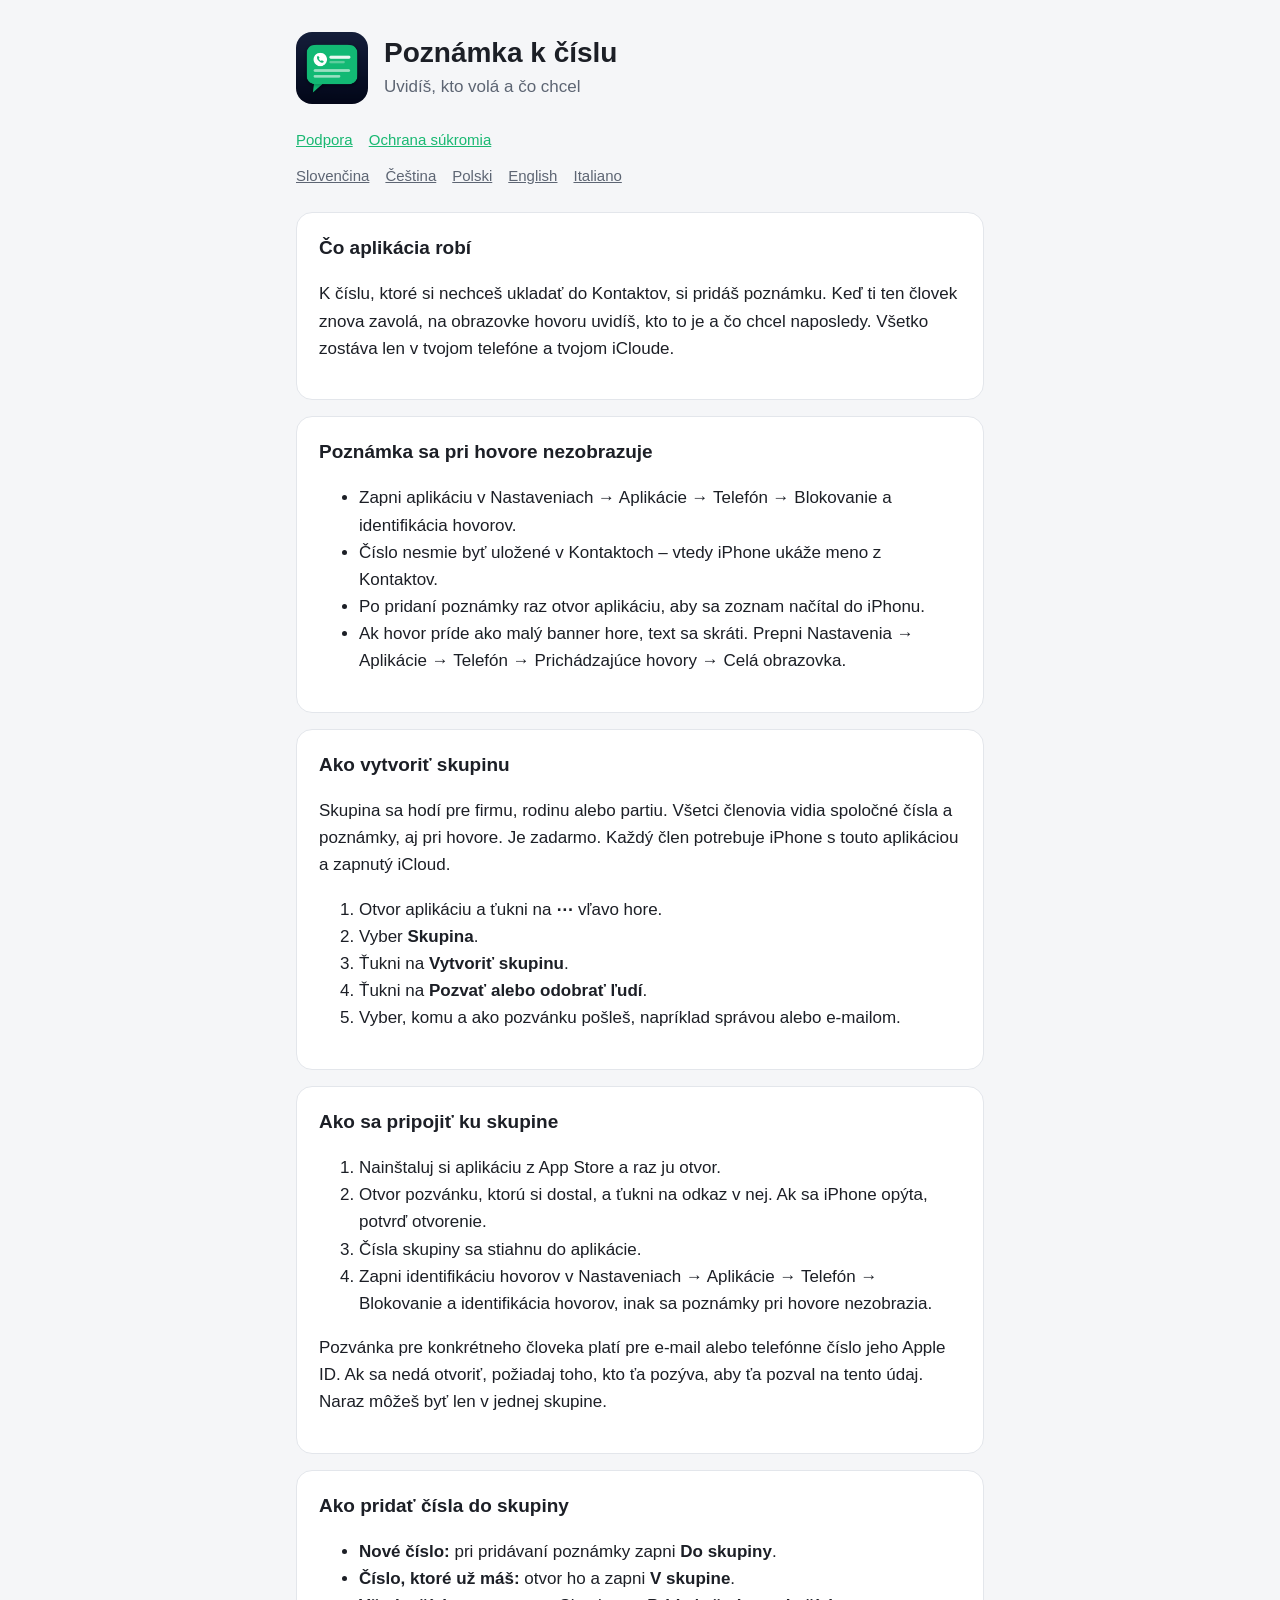
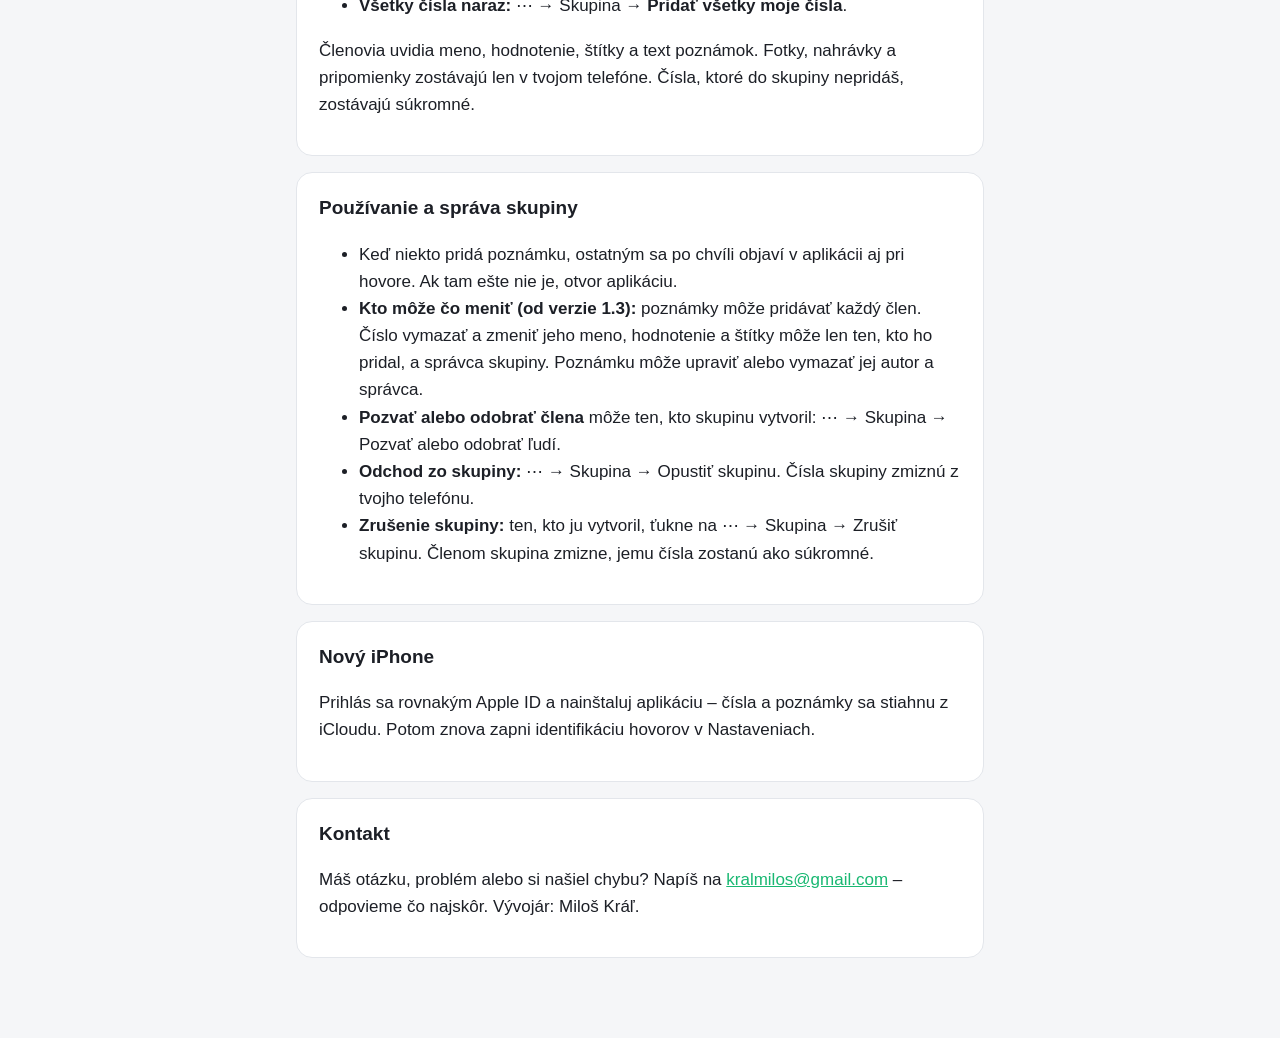
<file: index.html>
<!doctype html>
<html lang="sk">
<head>
<meta charset="utf-8">
<meta name="viewport" content="width=device-width, initial-scale=1">
<title>Poznámka k číslu</title>
<link rel="stylesheet" href="style.css">
</head>
<body>
<main>
  <header>
    <img src="icon.png" alt="">
    <div>
      <h1>Poznámka k číslu</h1>
      <p>Uvidíš, kto volá a čo chcel</p>
    </div>
  </header>
  <nav><a href="index.html">Podpora</a><a href="privacy.html">Ochrana súkromia</a></nav>
  <nav class="langs"><a href="">Slovenčina</a> <a href="cs/">Čeština</a> <a href="pl/">Polski</a> <a href="en/">English</a> <a href="it/">Italiano</a></nav>
  <section><h2>Čo aplikácia robí</h2><p>K číslu, ktoré si nechceš ukladať do Kontaktov, si pridáš poznámku. Keď ti ten človek znova zavolá, na obrazovke hovoru uvidíš, kto to je a čo chcel naposledy. Všetko zostáva len v tvojom telefóne a tvojom iCloude.</p></section><section><h2>Poznámka sa pri hovore nezobrazuje</h2><ul><li>Zapni aplikáciu v Nastaveniach → Aplikácie → Telefón → Blokovanie a identifikácia hovorov.</li><li>Číslo nesmie byť uložené v Kontaktoch – vtedy iPhone ukáže meno z Kontaktov.</li><li>Po pridaní poznámky raz otvor aplikáciu, aby sa zoznam načítal do iPhonu.</li><li>Ak hovor príde ako malý banner hore, text sa skráti. Prepni Nastavenia → Aplikácie → Telefón → Prichádzajúce hovory → Celá obrazovka.</li></ul></section><section><h2>Ako vytvoriť skupinu</h2><p>Skupina sa hodí pre firmu, rodinu alebo partiu. Všetci členovia vidia spoločné čísla a poznámky, aj pri hovore. Je zadarmo. Každý člen potrebuje iPhone s touto aplikáciou a zapnutý iCloud.</p><ol><li>Otvor aplikáciu a ťukni na <strong>⋯</strong> vľavo hore.</li><li>Vyber <strong>Skupina</strong>.</li><li>Ťukni na <strong>Vytvoriť skupinu</strong>.</li><li>Ťukni na <strong>Pozvať alebo odobrať ľudí</strong>.</li><li>Vyber, komu a ako pozvánku pošleš, napríklad správou alebo e-mailom.</li></ol></section><section><h2>Ako sa pripojiť ku skupine</h2><ol><li>Nainštaluj si aplikáciu z App Store a raz ju otvor.</li><li>Otvor pozvánku, ktorú si dostal, a ťukni na odkaz v nej. Ak sa iPhone opýta, potvrď otvorenie.</li><li>Čísla skupiny sa stiahnu do aplikácie.</li><li>Zapni identifikáciu hovorov v Nastaveniach → Aplikácie → Telefón → Blokovanie a identifikácia hovorov, inak sa poznámky pri hovore nezobrazia.</li></ol><p>Pozvánka pre konkrétneho človeka platí pre e-mail alebo telefónne číslo jeho Apple ID. Ak sa nedá otvoriť, požiadaj toho, kto ťa pozýva, aby ťa pozval na tento údaj. Naraz môžeš byť len v jednej skupine.</p></section><section><h2>Ako pridať čísla do skupiny</h2><ul><li><strong>Nové číslo:</strong> pri pridávaní poznámky zapni <strong>Do skupiny</strong>.</li><li><strong>Číslo, ktoré už máš:</strong> otvor ho a zapni <strong>V skupine</strong>.</li><li><strong>Všetky čísla naraz:</strong> ⋯ → Skupina → <strong>Pridať všetky moje čísla</strong>.</li></ul><p>Členovia uvidia meno, hodnotenie, štítky a text poznámok. Fotky, nahrávky a pripomienky zostávajú len v tvojom telefóne. Čísla, ktoré do skupiny nepridáš, zostávajú súkromné.</p></section><section><h2>Používanie a správa skupiny</h2><ul><li>Keď niekto pridá poznámku, ostatným sa po chvíli objaví v aplikácii aj pri hovore. Ak tam ešte nie je, otvor aplikáciu.</li><li><strong>Kto môže čo meniť (od verzie 1.3):</strong> poznámky môže pridávať každý člen. Číslo vymazať a zmeniť jeho meno, hodnotenie a štítky môže len ten, kto ho pridal, a správca skupiny. Poznámku môže upraviť alebo vymazať jej autor a správca.</li><li><strong>Pozvať alebo odobrať člena</strong> môže ten, kto skupinu vytvoril: ⋯ → Skupina → Pozvať alebo odobrať ľudí.</li><li><strong>Odchod zo skupiny:</strong> ⋯ → Skupina → Opustiť skupinu. Čísla skupiny zmiznú z tvojho telefónu.</li><li><strong>Zrušenie skupiny:</strong> ten, kto ju vytvoril, ťukne na ⋯ → Skupina → Zrušiť skupinu. Členom skupina zmizne, jemu čísla zostanú ako súkromné.</li></ul></section><section><h2>Nový iPhone</h2><p>Prihlás sa rovnakým Apple ID a nainštaluj aplikáciu – čísla a poznámky sa stiahnu z iCloudu. Potom znova zapni identifikáciu hovorov v Nastaveniach.</p></section><section><h2>Kontakt</h2><p>Máš otázku, problém alebo si našiel chybu? Napíš na <a href="mailto:kralmilos@gmail.com">kralmilos@gmail.com</a> – odpovieme čo najskôr. Vývojár: Miloš Kráľ.</p></section>
</main>
</body>
</html>
</file>
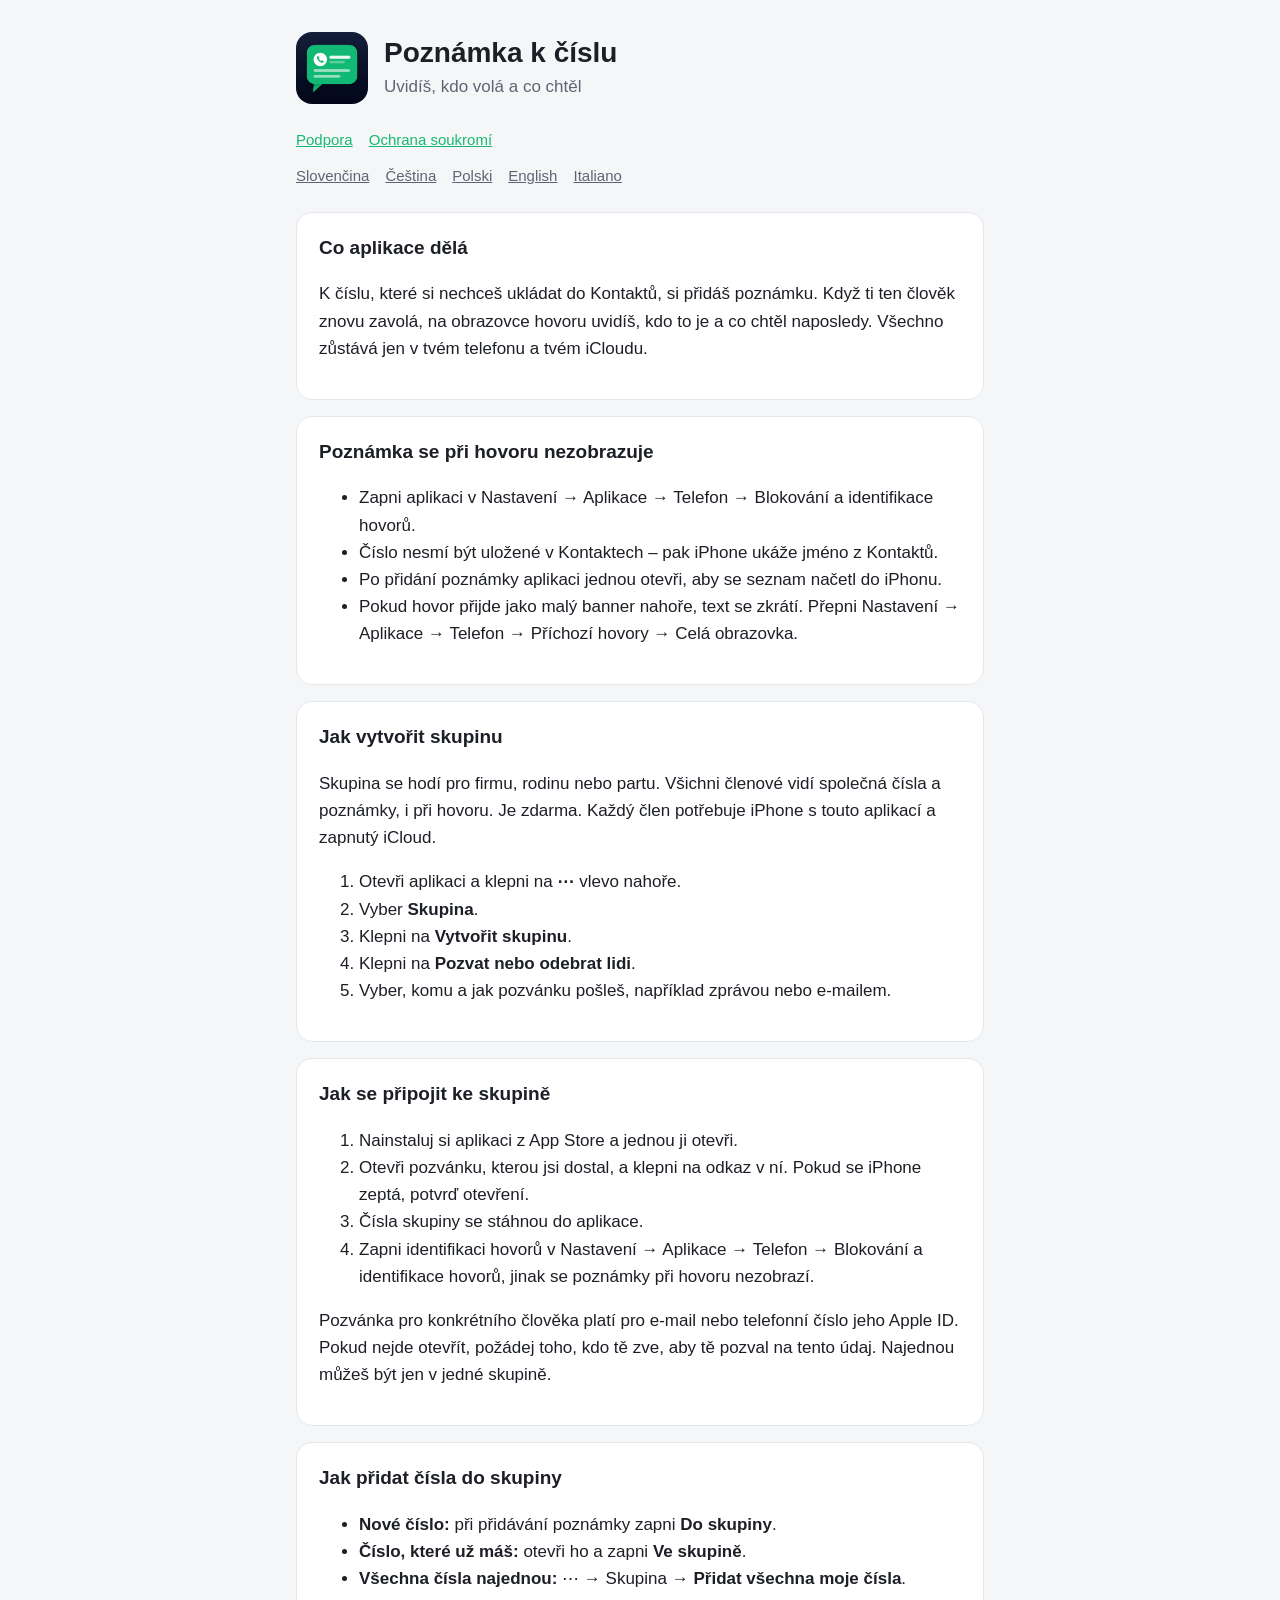
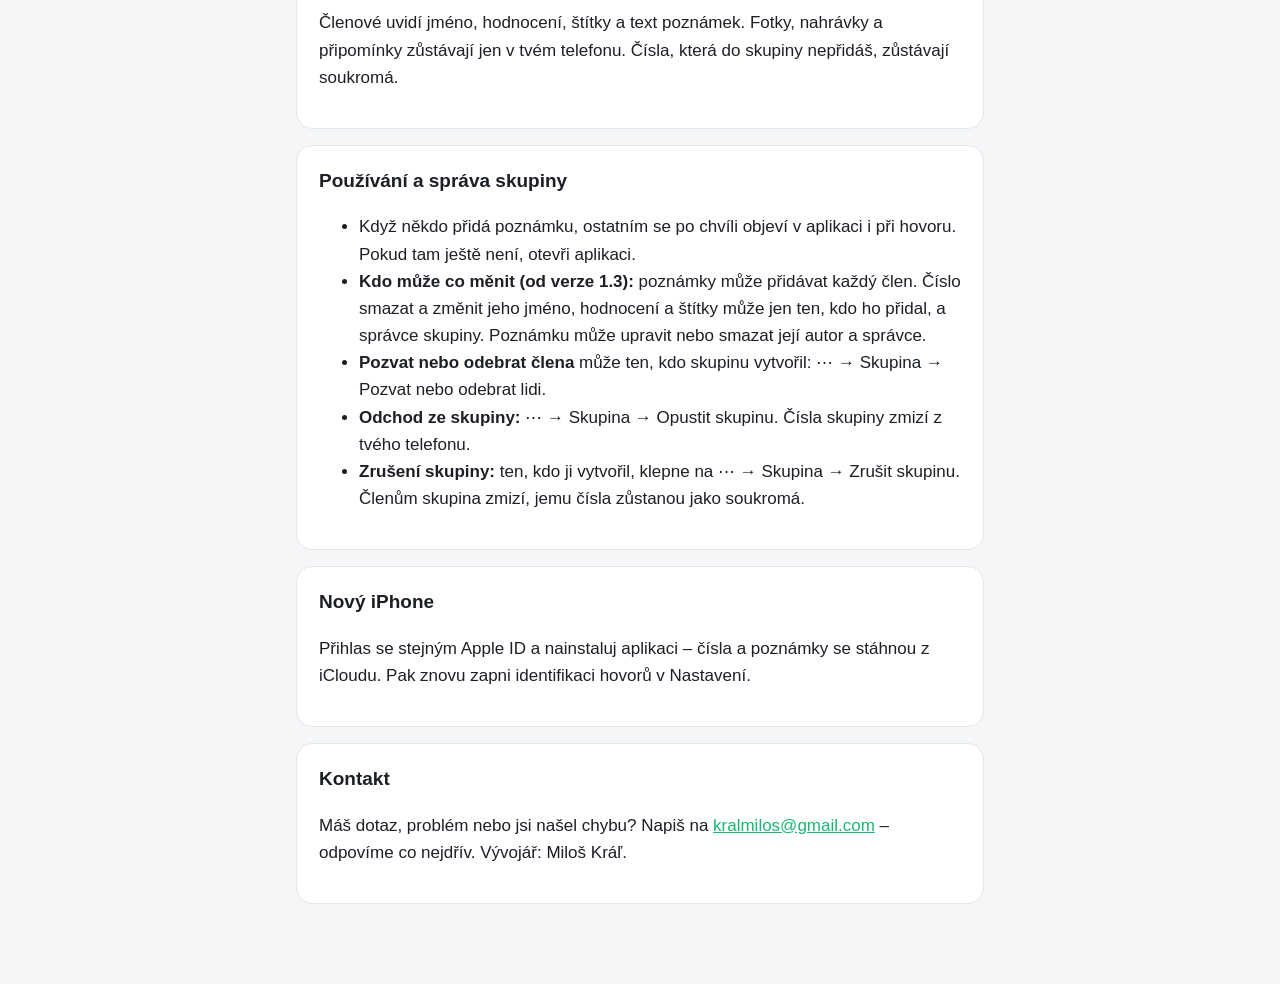
<file: cs/index.html>
<!doctype html>
<html lang="cs">
<head>
<meta charset="utf-8">
<meta name="viewport" content="width=device-width, initial-scale=1">
<title>Poznámka k číslu</title>
<link rel="stylesheet" href="../style.css">
</head>
<body>
<main>
  <header>
    <img src="../icon.png" alt="">
    <div>
      <h1>Poznámka k číslu</h1>
      <p>Uvidíš, kdo volá a co chtěl</p>
    </div>
  </header>
  <nav><a href="index.html">Podpora</a><a href="privacy.html">Ochrana soukromí</a></nav>
  <nav class="langs"><a href="../">Slovenčina</a> <a href="../cs/">Čeština</a> <a href="../pl/">Polski</a> <a href="../en/">English</a> <a href="../it/">Italiano</a></nav>
  <section><h2>Co aplikace dělá</h2><p>K číslu, které si nechceš ukládat do Kontaktů, si přidáš poznámku. Když ti ten člověk znovu zavolá, na obrazovce hovoru uvidíš, kdo to je a co chtěl naposledy. Všechno zůstává jen v tvém telefonu a tvém iCloudu.</p></section><section><h2>Poznámka se při hovoru nezobrazuje</h2><ul><li>Zapni aplikaci v Nastavení → Aplikace → Telefon → Blokování a identifikace hovorů.</li><li>Číslo nesmí být uložené v Kontaktech – pak iPhone ukáže jméno z Kontaktů.</li><li>Po přidání poznámky aplikaci jednou otevři, aby se seznam načetl do iPhonu.</li><li>Pokud hovor přijde jako malý banner nahoře, text se zkrátí. Přepni Nastavení → Aplikace → Telefon → Příchozí hovory → Celá obrazovka.</li></ul></section><section><h2>Jak vytvořit skupinu</h2><p>Skupina se hodí pro firmu, rodinu nebo partu. Všichni členové vidí společná čísla a poznámky, i při hovoru. Je zdarma. Každý člen potřebuje iPhone s touto aplikací a zapnutý iCloud.</p><ol><li>Otevři aplikaci a klepni na <strong>⋯</strong> vlevo nahoře.</li><li>Vyber <strong>Skupina</strong>.</li><li>Klepni na <strong>Vytvořit skupinu</strong>.</li><li>Klepni na <strong>Pozvat nebo odebrat lidi</strong>.</li><li>Vyber, komu a jak pozvánku pošleš, například zprávou nebo e-mailem.</li></ol></section><section><h2>Jak se připojit ke skupině</h2><ol><li>Nainstaluj si aplikaci z App Store a jednou ji otevři.</li><li>Otevři pozvánku, kterou jsi dostal, a klepni na odkaz v ní. Pokud se iPhone zeptá, potvrď otevření.</li><li>Čísla skupiny se stáhnou do aplikace.</li><li>Zapni identifikaci hovorů v Nastavení → Aplikace → Telefon → Blokování a identifikace hovorů, jinak se poznámky při hovoru nezobrazí.</li></ol><p>Pozvánka pro konkrétního člověka platí pro e-mail nebo telefonní číslo jeho Apple ID. Pokud nejde otevřít, požádej toho, kdo tě zve, aby tě pozval na tento údaj. Najednou můžeš být jen v jedné skupině.</p></section><section><h2>Jak přidat čísla do skupiny</h2><ul><li><strong>Nové číslo:</strong> při přidávání poznámky zapni <strong>Do skupiny</strong>.</li><li><strong>Číslo, které už máš:</strong> otevři ho a zapni <strong>Ve skupině</strong>.</li><li><strong>Všechna čísla najednou:</strong> ⋯ → Skupina → <strong>Přidat všechna moje čísla</strong>.</li></ul><p>Členové uvidí jméno, hodnocení, štítky a text poznámek. Fotky, nahrávky a připomínky zůstávají jen v tvém telefonu. Čísla, která do skupiny nepřidáš, zůstávají soukromá.</p></section><section><h2>Používání a správa skupiny</h2><ul><li>Když někdo přidá poznámku, ostatním se po chvíli objeví v aplikaci i při hovoru. Pokud tam ještě není, otevři aplikaci.</li><li><strong>Kdo může co měnit (od verze 1.3):</strong> poznámky může přidávat každý člen. Číslo smazat a změnit jeho jméno, hodnocení a štítky může jen ten, kdo ho přidal, a správce skupiny. Poznámku může upravit nebo smazat její autor a správce.</li><li><strong>Pozvat nebo odebrat člena</strong> může ten, kdo skupinu vytvořil: ⋯ → Skupina → Pozvat nebo odebrat lidi.</li><li><strong>Odchod ze skupiny:</strong> ⋯ → Skupina → Opustit skupinu. Čísla skupiny zmizí z tvého telefonu.</li><li><strong>Zrušení skupiny:</strong> ten, kdo ji vytvořil, klepne na ⋯ → Skupina → Zrušit skupinu. Členům skupina zmizí, jemu čísla zůstanou jako soukromá.</li></ul></section><section><h2>Nový iPhone</h2><p>Přihlas se stejným Apple ID a nainstaluj aplikaci – čísla a poznámky se stáhnou z iCloudu. Pak znovu zapni identifikaci hovorů v Nastavení.</p></section><section><h2>Kontakt</h2><p>Máš dotaz, problém nebo jsi našel chybu? Napiš na <a href="mailto:kralmilos@gmail.com">kralmilos@gmail.com</a> – odpovíme co nejdřív. Vývojář: Miloš Kráľ.</p></section>
</main>
</body>
</html>
</file>
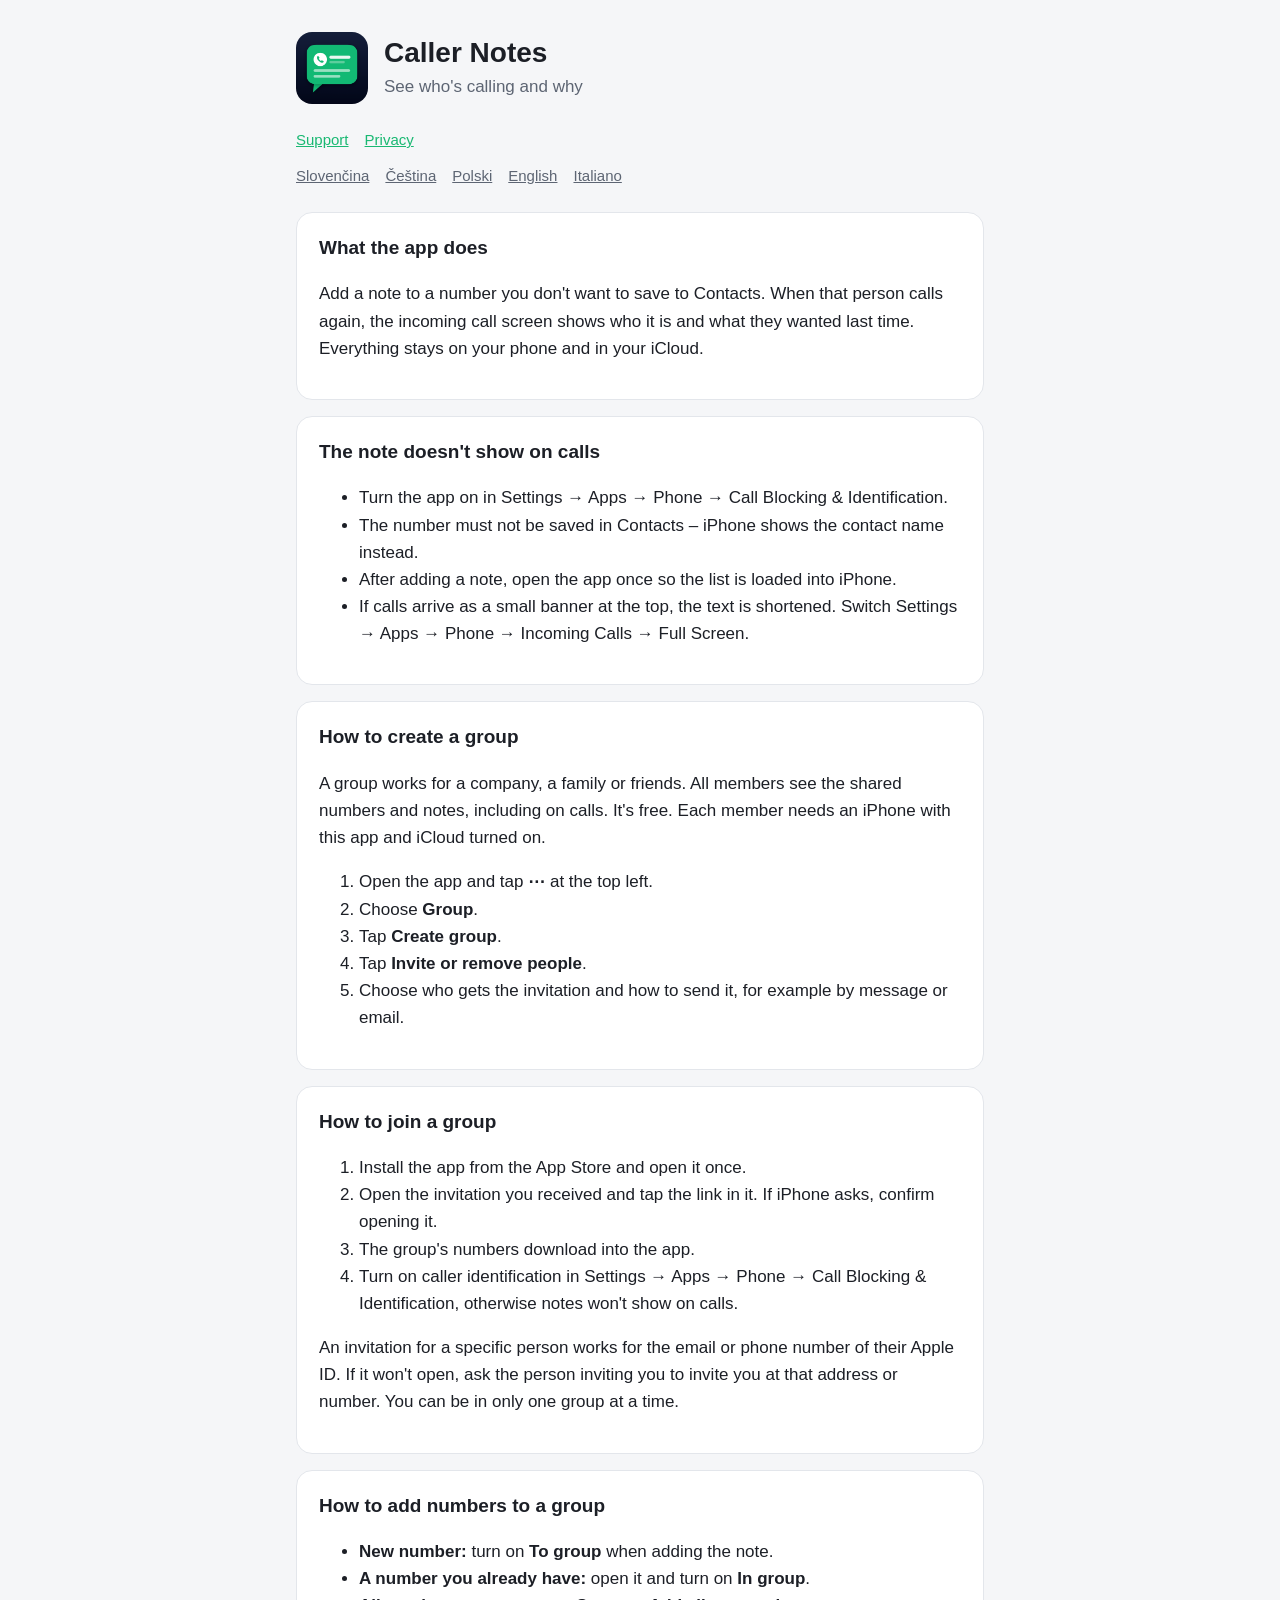
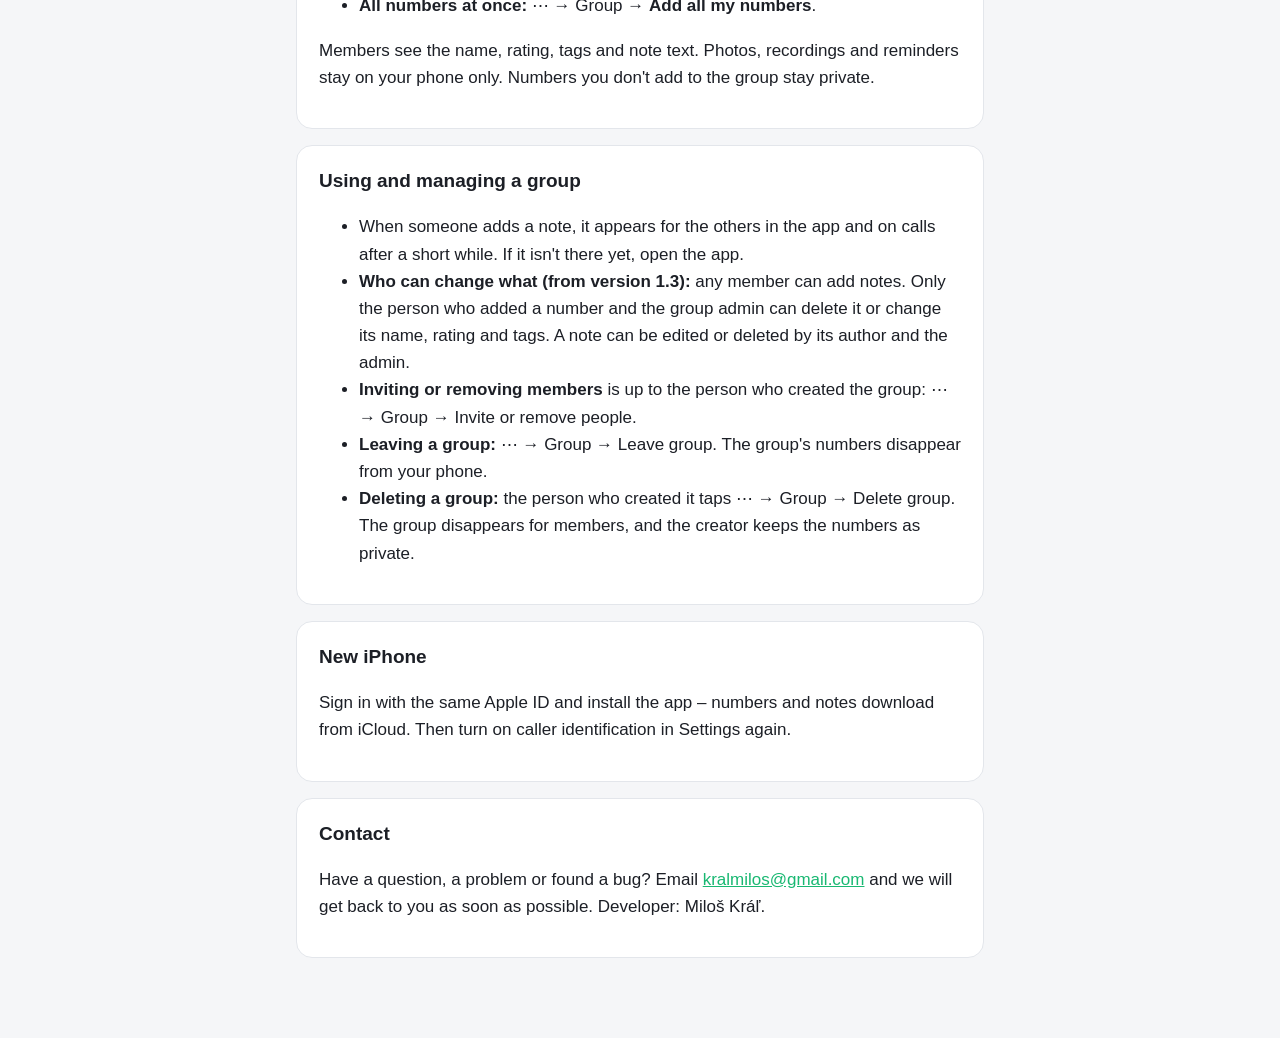
<file: en/index.html>
<!doctype html>
<html lang="en">
<head>
<meta charset="utf-8">
<meta name="viewport" content="width=device-width, initial-scale=1">
<title>Caller Notes</title>
<link rel="stylesheet" href="../style.css">
</head>
<body>
<main>
  <header>
    <img src="../icon.png" alt="">
    <div>
      <h1>Caller Notes</h1>
      <p>See who's calling and why</p>
    </div>
  </header>
  <nav><a href="index.html">Support</a><a href="privacy.html">Privacy</a></nav>
  <nav class="langs"><a href="../">Slovenčina</a> <a href="../cs/">Čeština</a> <a href="../pl/">Polski</a> <a href="../en/">English</a> <a href="../it/">Italiano</a></nav>
  <section><h2>What the app does</h2><p>Add a note to a number you don't want to save to Contacts. When that person calls again, the incoming call screen shows who it is and what they wanted last time. Everything stays on your phone and in your iCloud.</p></section><section><h2>The note doesn't show on calls</h2><ul><li>Turn the app on in Settings → Apps → Phone → Call Blocking & Identification.</li><li>The number must not be saved in Contacts – iPhone shows the contact name instead.</li><li>After adding a note, open the app once so the list is loaded into iPhone.</li><li>If calls arrive as a small banner at the top, the text is shortened. Switch Settings → Apps → Phone → Incoming Calls → Full Screen.</li></ul></section><section><h2>How to create a group</h2><p>A group works for a company, a family or friends. All members see the shared numbers and notes, including on calls. It's free. Each member needs an iPhone with this app and iCloud turned on.</p><ol><li>Open the app and tap <strong>⋯</strong> at the top left.</li><li>Choose <strong>Group</strong>.</li><li>Tap <strong>Create group</strong>.</li><li>Tap <strong>Invite or remove people</strong>.</li><li>Choose who gets the invitation and how to send it, for example by message or email.</li></ol></section><section><h2>How to join a group</h2><ol><li>Install the app from the App Store and open it once.</li><li>Open the invitation you received and tap the link in it. If iPhone asks, confirm opening it.</li><li>The group's numbers download into the app.</li><li>Turn on caller identification in Settings → Apps → Phone → Call Blocking & Identification, otherwise notes won't show on calls.</li></ol><p>An invitation for a specific person works for the email or phone number of their Apple ID. If it won't open, ask the person inviting you to invite you at that address or number. You can be in only one group at a time.</p></section><section><h2>How to add numbers to a group</h2><ul><li><strong>New number:</strong> turn on <strong>To group</strong> when adding the note.</li><li><strong>A number you already have:</strong> open it and turn on <strong>In group</strong>.</li><li><strong>All numbers at once:</strong> ⋯ → Group → <strong>Add all my numbers</strong>.</li></ul><p>Members see the name, rating, tags and note text. Photos, recordings and reminders stay on your phone only. Numbers you don't add to the group stay private.</p></section><section><h2>Using and managing a group</h2><ul><li>When someone adds a note, it appears for the others in the app and on calls after a short while. If it isn't there yet, open the app.</li><li><strong>Who can change what (from version 1.3):</strong> any member can add notes. Only the person who added a number and the group admin can delete it or change its name, rating and tags. A note can be edited or deleted by its author and the admin.</li><li><strong>Inviting or removing members</strong> is up to the person who created the group: ⋯ → Group → Invite or remove people.</li><li><strong>Leaving a group:</strong> ⋯ → Group → Leave group. The group's numbers disappear from your phone.</li><li><strong>Deleting a group:</strong> the person who created it taps ⋯ → Group → Delete group. The group disappears for members, and the creator keeps the numbers as private.</li></ul></section><section><h2>New iPhone</h2><p>Sign in with the same Apple ID and install the app – numbers and notes download from iCloud. Then turn on caller identification in Settings again.</p></section><section><h2>Contact</h2><p>Have a question, a problem or found a bug? Email <a href="mailto:kralmilos@gmail.com">kralmilos@gmail.com</a> and we will get back to you as soon as possible. Developer: Miloš Kráľ.</p></section>
</main>
</body>
</html>
</file>
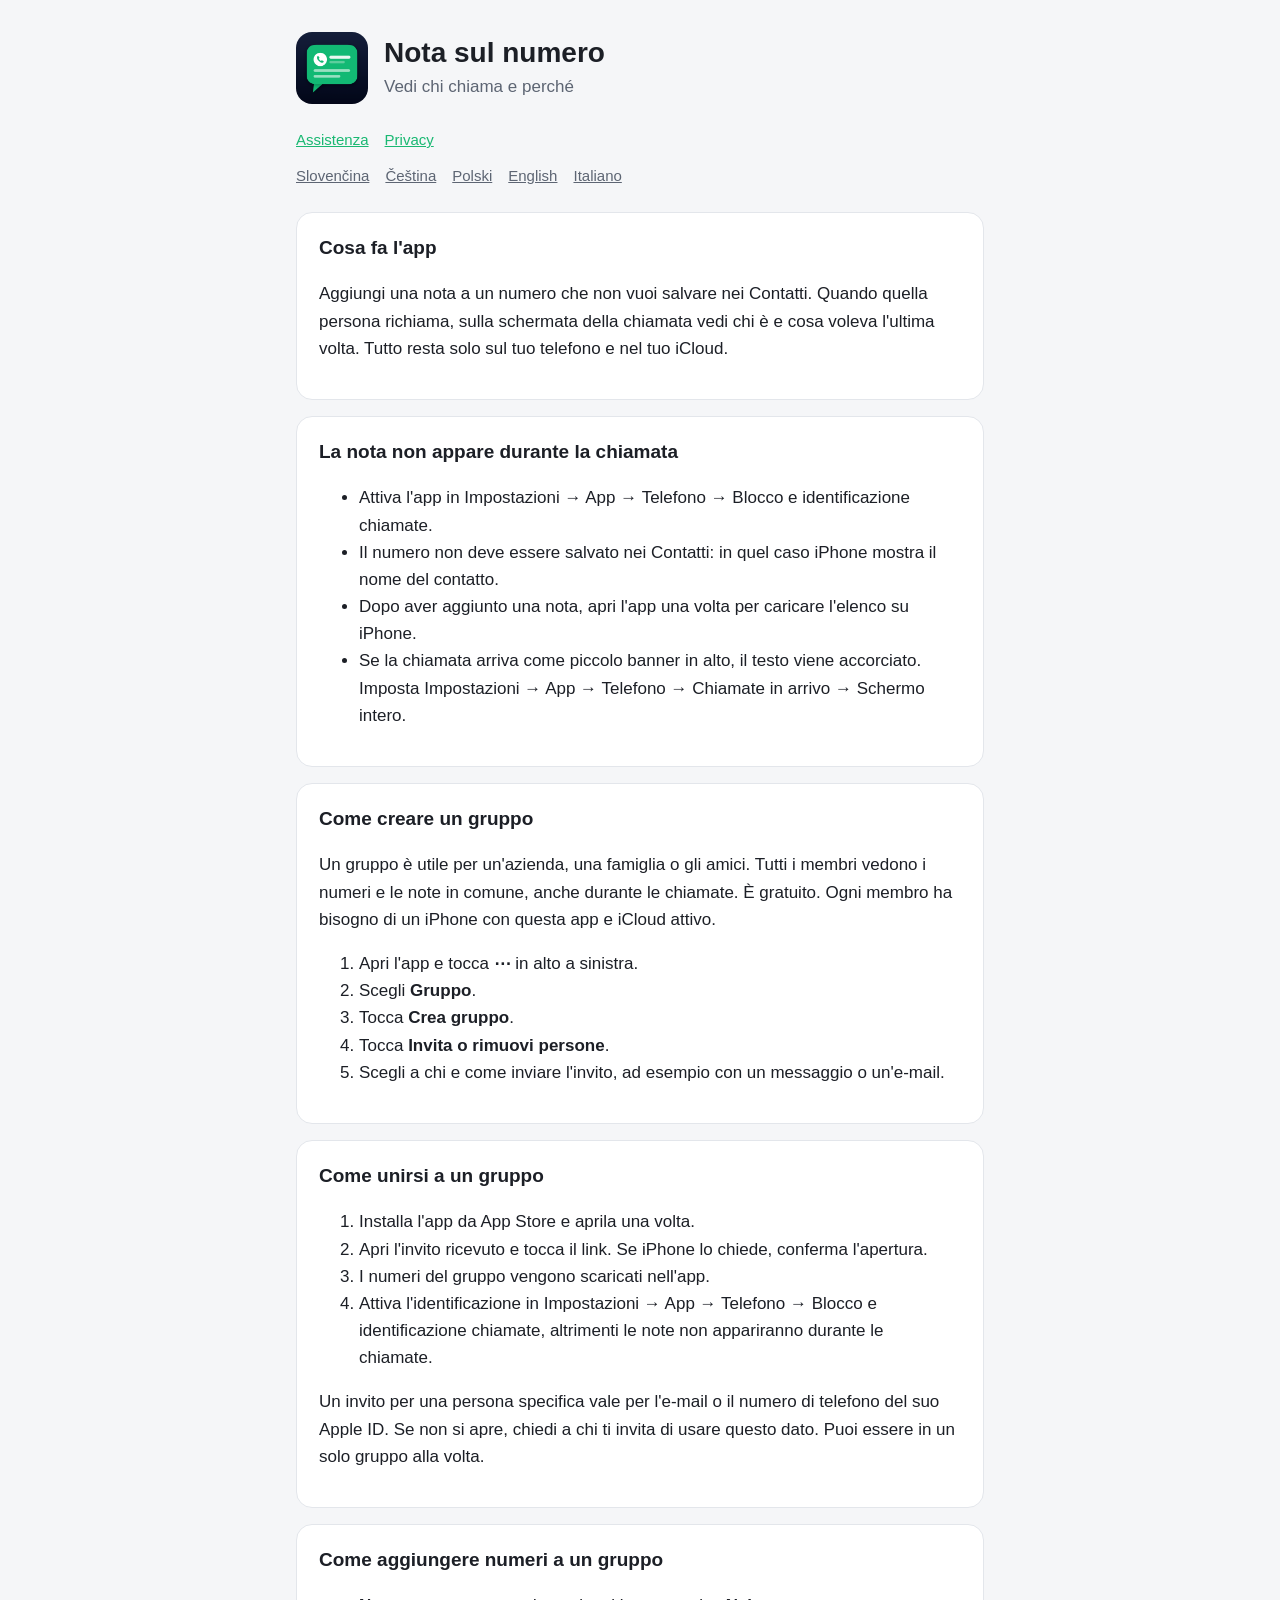
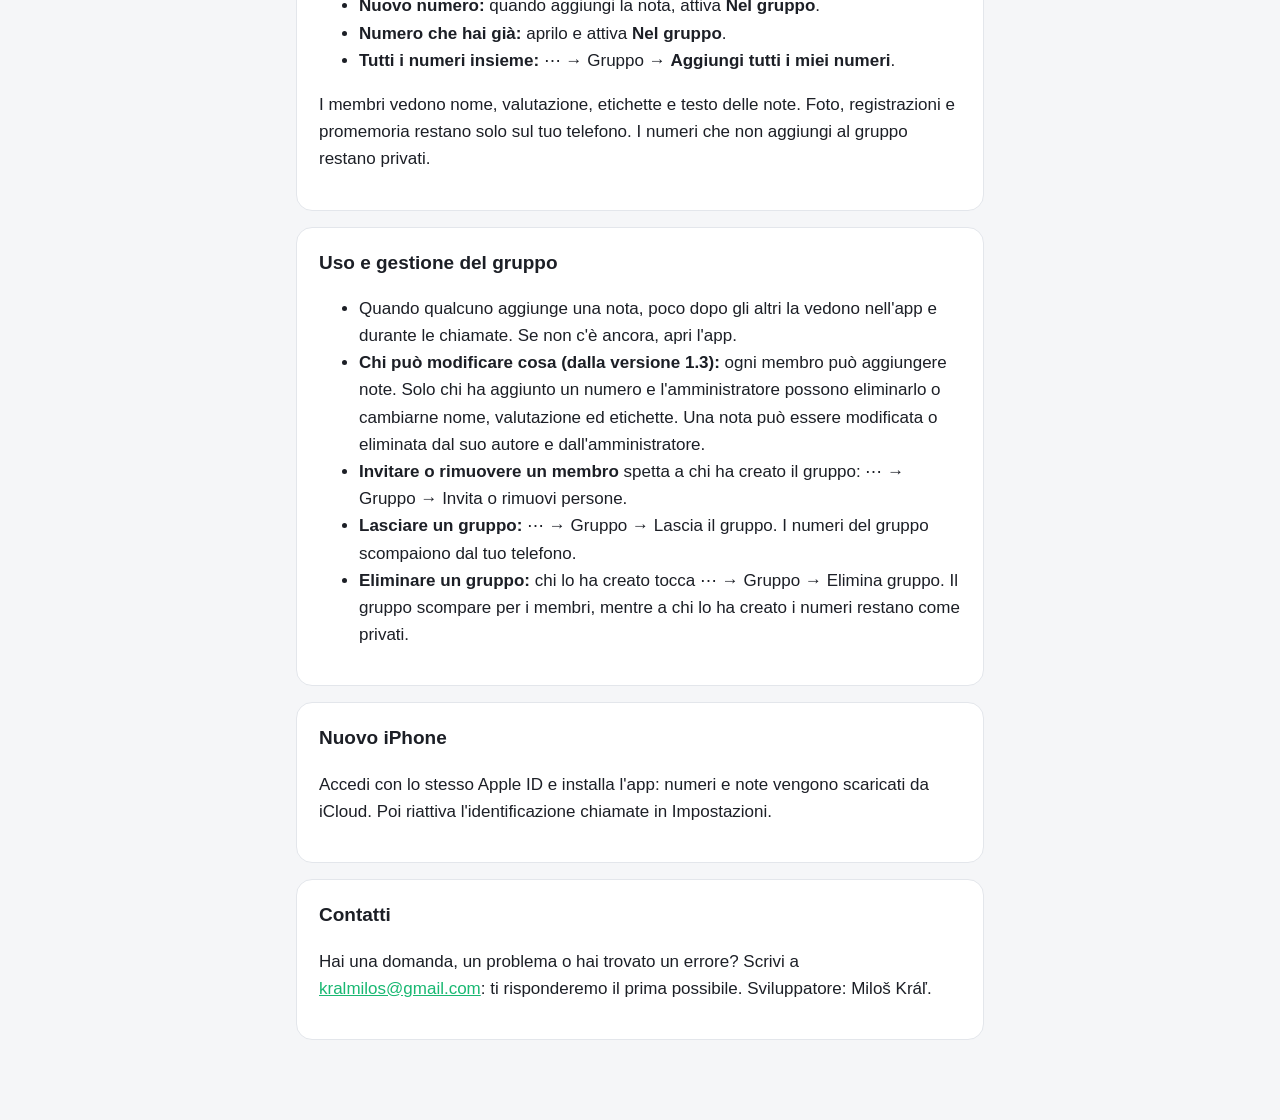
<file: it/index.html>
<!doctype html>
<html lang="it">
<head>
<meta charset="utf-8">
<meta name="viewport" content="width=device-width, initial-scale=1">
<title>Nota sul numero</title>
<link rel="stylesheet" href="../style.css">
</head>
<body>
<main>
  <header>
    <img src="../icon.png" alt="">
    <div>
      <h1>Nota sul numero</h1>
      <p>Vedi chi chiama e perché</p>
    </div>
  </header>
  <nav><a href="index.html">Assistenza</a><a href="privacy.html">Privacy</a></nav>
  <nav class="langs"><a href="../">Slovenčina</a> <a href="../cs/">Čeština</a> <a href="../pl/">Polski</a> <a href="../en/">English</a> <a href="../it/">Italiano</a></nav>
  <section><h2>Cosa fa l'app</h2><p>Aggiungi una nota a un numero che non vuoi salvare nei Contatti. Quando quella persona richiama, sulla schermata della chiamata vedi chi è e cosa voleva l'ultima volta. Tutto resta solo sul tuo telefono e nel tuo iCloud.</p></section><section><h2>La nota non appare durante la chiamata</h2><ul><li>Attiva l'app in Impostazioni → App → Telefono → Blocco e identificazione chiamate.</li><li>Il numero non deve essere salvato nei Contatti: in quel caso iPhone mostra il nome del contatto.</li><li>Dopo aver aggiunto una nota, apri l'app una volta per caricare l'elenco su iPhone.</li><li>Se la chiamata arriva come piccolo banner in alto, il testo viene accorciato. Imposta Impostazioni → App → Telefono → Chiamate in arrivo → Schermo intero.</li></ul></section><section><h2>Come creare un gruppo</h2><p>Un gruppo è utile per un'azienda, una famiglia o gli amici. Tutti i membri vedono i numeri e le note in comune, anche durante le chiamate. È gratuito. Ogni membro ha bisogno di un iPhone con questa app e iCloud attivo.</p><ol><li>Apri l'app e tocca <strong>⋯</strong> in alto a sinistra.</li><li>Scegli <strong>Gruppo</strong>.</li><li>Tocca <strong>Crea gruppo</strong>.</li><li>Tocca <strong>Invita o rimuovi persone</strong>.</li><li>Scegli a chi e come inviare l'invito, ad esempio con un messaggio o un'e-mail.</li></ol></section><section><h2>Come unirsi a un gruppo</h2><ol><li>Installa l'app da App Store e aprila una volta.</li><li>Apri l'invito ricevuto e tocca il link. Se iPhone lo chiede, conferma l'apertura.</li><li>I numeri del gruppo vengono scaricati nell'app.</li><li>Attiva l'identificazione in Impostazioni → App → Telefono → Blocco e identificazione chiamate, altrimenti le note non appariranno durante le chiamate.</li></ol><p>Un invito per una persona specifica vale per l'e-mail o il numero di telefono del suo Apple ID. Se non si apre, chiedi a chi ti invita di usare questo dato. Puoi essere in un solo gruppo alla volta.</p></section><section><h2>Come aggiungere numeri a un gruppo</h2><ul><li><strong>Nuovo numero:</strong> quando aggiungi la nota, attiva <strong>Nel gruppo</strong>.</li><li><strong>Numero che hai già:</strong> aprilo e attiva <strong>Nel gruppo</strong>.</li><li><strong>Tutti i numeri insieme:</strong> ⋯ → Gruppo → <strong>Aggiungi tutti i miei numeri</strong>.</li></ul><p>I membri vedono nome, valutazione, etichette e testo delle note. Foto, registrazioni e promemoria restano solo sul tuo telefono. I numeri che non aggiungi al gruppo restano privati.</p></section><section><h2>Uso e gestione del gruppo</h2><ul><li>Quando qualcuno aggiunge una nota, poco dopo gli altri la vedono nell'app e durante le chiamate. Se non c'è ancora, apri l'app.</li><li><strong>Chi può modificare cosa (dalla versione 1.3):</strong> ogni membro può aggiungere note. Solo chi ha aggiunto un numero e l'amministratore possono eliminarlo o cambiarne nome, valutazione ed etichette. Una nota può essere modificata o eliminata dal suo autore e dall'amministratore.</li><li><strong>Invitare o rimuovere un membro</strong> spetta a chi ha creato il gruppo: ⋯ → Gruppo → Invita o rimuovi persone.</li><li><strong>Lasciare un gruppo:</strong> ⋯ → Gruppo → Lascia il gruppo. I numeri del gruppo scompaiono dal tuo telefono.</li><li><strong>Eliminare un gruppo:</strong> chi lo ha creato tocca ⋯ → Gruppo → Elimina gruppo. Il gruppo scompare per i membri, mentre a chi lo ha creato i numeri restano come privati.</li></ul></section><section><h2>Nuovo iPhone</h2><p>Accedi con lo stesso Apple ID e installa l'app: numeri e note vengono scaricati da iCloud. Poi riattiva l'identificazione chiamate in Impostazioni.</p></section><section><h2>Contatti</h2><p>Hai una domanda, un problema o hai trovato un errore? Scrivi a <a href="mailto:kralmilos@gmail.com">kralmilos@gmail.com</a>: ti risponderemo il prima possibile. Sviluppatore: Miloš Kráľ.</p></section>
</main>
</body>
</html>
</file>
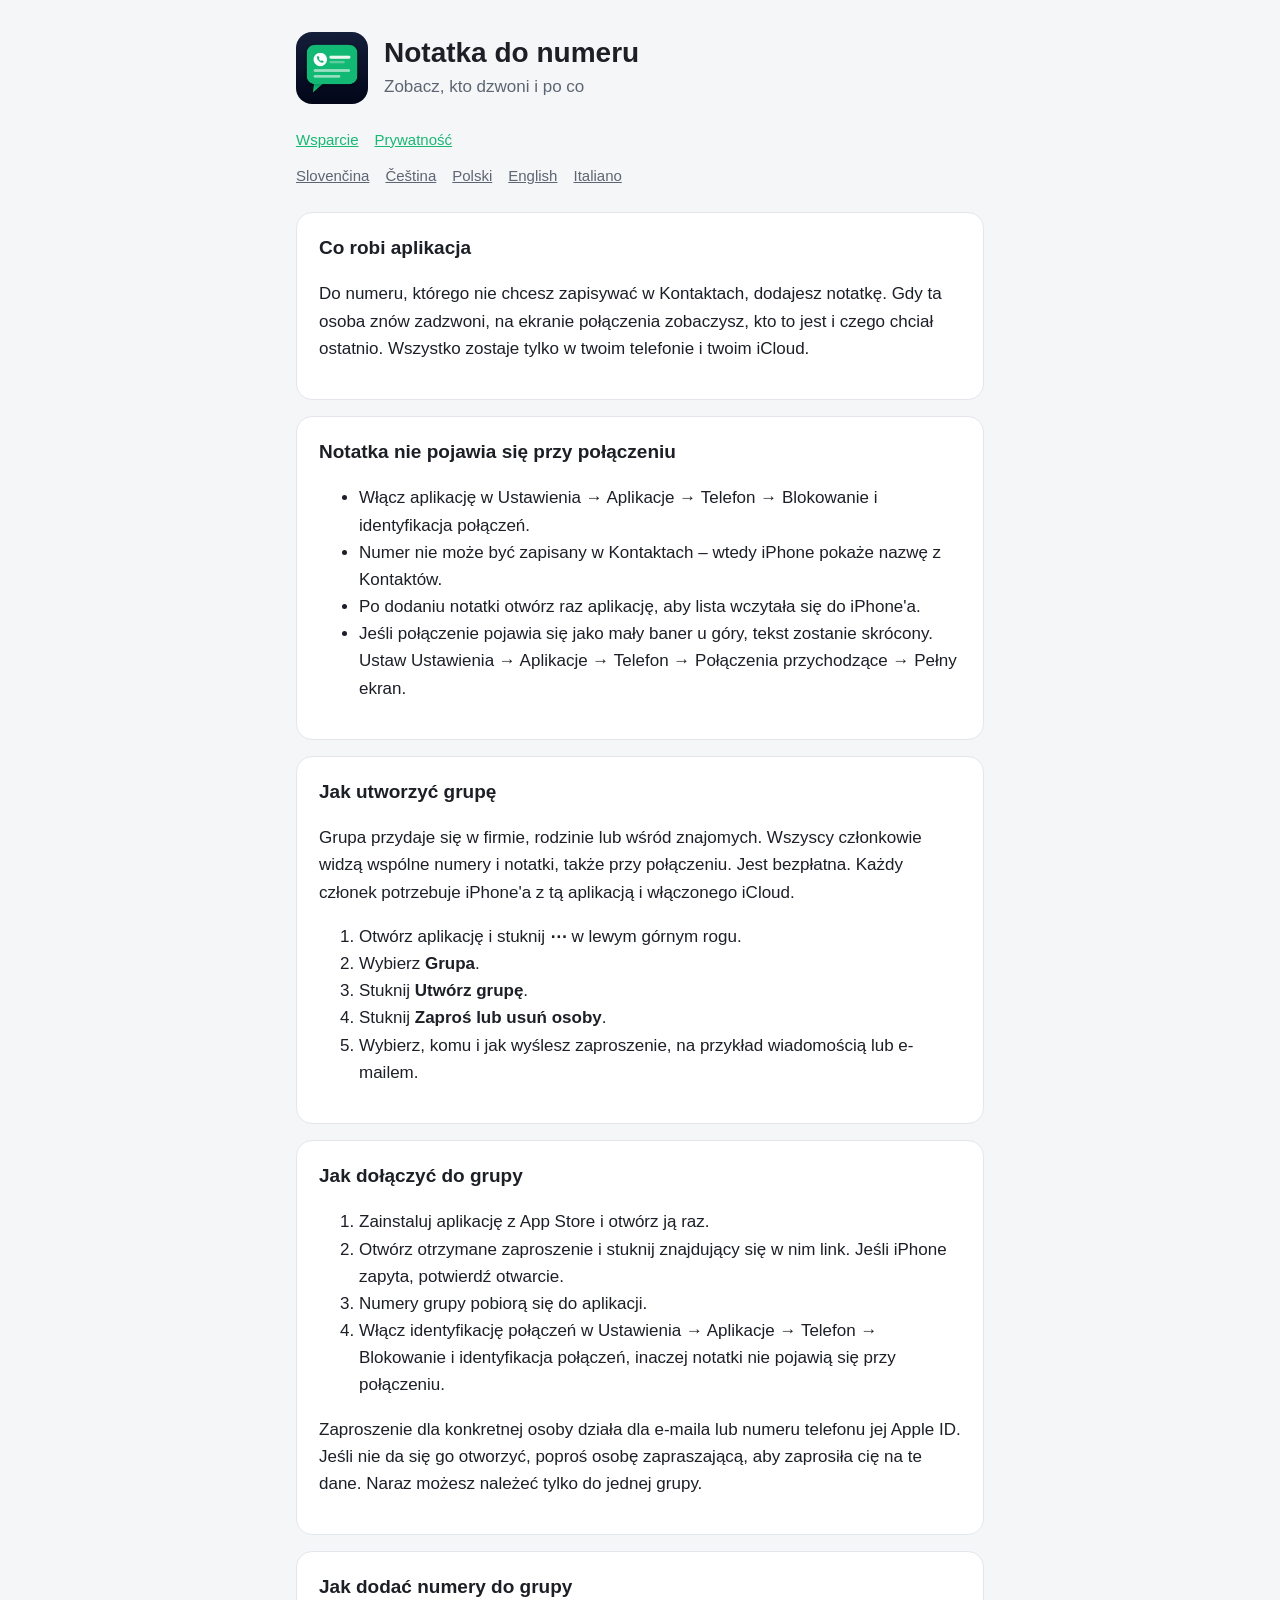
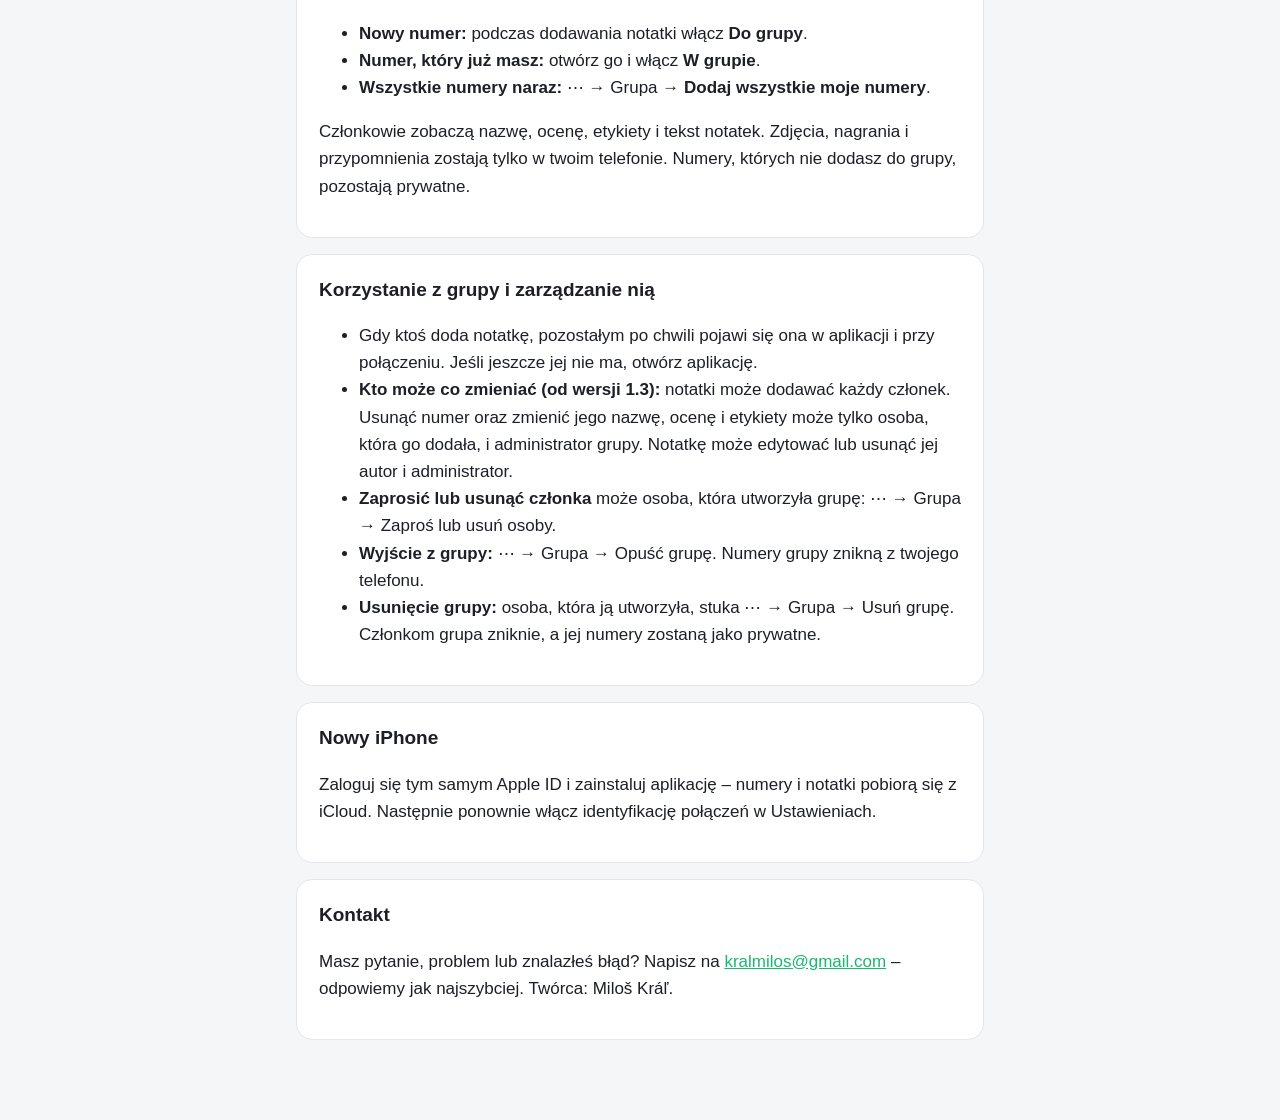
<file: pl/index.html>
<!doctype html>
<html lang="pl">
<head>
<meta charset="utf-8">
<meta name="viewport" content="width=device-width, initial-scale=1">
<title>Notatka do numeru</title>
<link rel="stylesheet" href="../style.css">
</head>
<body>
<main>
  <header>
    <img src="../icon.png" alt="">
    <div>
      <h1>Notatka do numeru</h1>
      <p>Zobacz, kto dzwoni i po co</p>
    </div>
  </header>
  <nav><a href="index.html">Wsparcie</a><a href="privacy.html">Prywatność</a></nav>
  <nav class="langs"><a href="../">Slovenčina</a> <a href="../cs/">Čeština</a> <a href="../pl/">Polski</a> <a href="../en/">English</a> <a href="../it/">Italiano</a></nav>
  <section><h2>Co robi aplikacja</h2><p>Do numeru, którego nie chcesz zapisywać w Kontaktach, dodajesz notatkę. Gdy ta osoba znów zadzwoni, na ekranie połączenia zobaczysz, kto to jest i czego chciał ostatnio. Wszystko zostaje tylko w twoim telefonie i twoim iCloud.</p></section><section><h2>Notatka nie pojawia się przy połączeniu</h2><ul><li>Włącz aplikację w Ustawienia → Aplikacje → Telefon → Blokowanie i identyfikacja połączeń.</li><li>Numer nie może być zapisany w Kontaktach – wtedy iPhone pokaże nazwę z Kontaktów.</li><li>Po dodaniu notatki otwórz raz aplikację, aby lista wczytała się do iPhone'a.</li><li>Jeśli połączenie pojawia się jako mały baner u góry, tekst zostanie skrócony. Ustaw Ustawienia → Aplikacje → Telefon → Połączenia przychodzące → Pełny ekran.</li></ul></section><section><h2>Jak utworzyć grupę</h2><p>Grupa przydaje się w firmie, rodzinie lub wśród znajomych. Wszyscy członkowie widzą wspólne numery i notatki, także przy połączeniu. Jest bezpłatna. Każdy członek potrzebuje iPhone'a z tą aplikacją i włączonego iCloud.</p><ol><li>Otwórz aplikację i stuknij <strong>⋯</strong> w lewym górnym rogu.</li><li>Wybierz <strong>Grupa</strong>.</li><li>Stuknij <strong>Utwórz grupę</strong>.</li><li>Stuknij <strong>Zaproś lub usuń osoby</strong>.</li><li>Wybierz, komu i jak wyślesz zaproszenie, na przykład wiadomością lub e-mailem.</li></ol></section><section><h2>Jak dołączyć do grupy</h2><ol><li>Zainstaluj aplikację z App Store i otwórz ją raz.</li><li>Otwórz otrzymane zaproszenie i stuknij znajdujący się w nim link. Jeśli iPhone zapyta, potwierdź otwarcie.</li><li>Numery grupy pobiorą się do aplikacji.</li><li>Włącz identyfikację połączeń w Ustawienia → Aplikacje → Telefon → Blokowanie i identyfikacja połączeń, inaczej notatki nie pojawią się przy połączeniu.</li></ol><p>Zaproszenie dla konkretnej osoby działa dla e-maila lub numeru telefonu jej Apple ID. Jeśli nie da się go otworzyć, poproś osobę zapraszającą, aby zaprosiła cię na te dane. Naraz możesz należeć tylko do jednej grupy.</p></section><section><h2>Jak dodać numery do grupy</h2><ul><li><strong>Nowy numer:</strong> podczas dodawania notatki włącz <strong>Do grupy</strong>.</li><li><strong>Numer, który już masz:</strong> otwórz go i włącz <strong>W grupie</strong>.</li><li><strong>Wszystkie numery naraz:</strong> ⋯ → Grupa → <strong>Dodaj wszystkie moje numery</strong>.</li></ul><p>Członkowie zobaczą nazwę, ocenę, etykiety i tekst notatek. Zdjęcia, nagrania i przypomnienia zostają tylko w twoim telefonie. Numery, których nie dodasz do grupy, pozostają prywatne.</p></section><section><h2>Korzystanie z grupy i zarządzanie nią</h2><ul><li>Gdy ktoś doda notatkę, pozostałym po chwili pojawi się ona w aplikacji i przy połączeniu. Jeśli jeszcze jej nie ma, otwórz aplikację.</li><li><strong>Kto może co zmieniać (od wersji 1.3):</strong> notatki może dodawać każdy członek. Usunąć numer oraz zmienić jego nazwę, ocenę i etykiety może tylko osoba, która go dodała, i administrator grupy. Notatkę może edytować lub usunąć jej autor i administrator.</li><li><strong>Zaprosić lub usunąć członka</strong> może osoba, która utworzyła grupę: ⋯ → Grupa → Zaproś lub usuń osoby.</li><li><strong>Wyjście z grupy:</strong> ⋯ → Grupa → Opuść grupę. Numery grupy znikną z twojego telefonu.</li><li><strong>Usunięcie grupy:</strong> osoba, która ją utworzyła, stuka ⋯ → Grupa → Usuń grupę. Członkom grupa zniknie, a jej numery zostaną jako prywatne.</li></ul></section><section><h2>Nowy iPhone</h2><p>Zaloguj się tym samym Apple ID i zainstaluj aplikację – numery i notatki pobiorą się z iCloud. Następnie ponownie włącz identyfikację połączeń w Ustawieniach.</p></section><section><h2>Kontakt</h2><p>Masz pytanie, problem lub znalazłeś błąd? Napisz na <a href="mailto:kralmilos@gmail.com">kralmilos@gmail.com</a> – odpowiemy jak najszybciej. Twórca: Miloš Kráľ.</p></section>
</main>
</body>
</html>
</file>
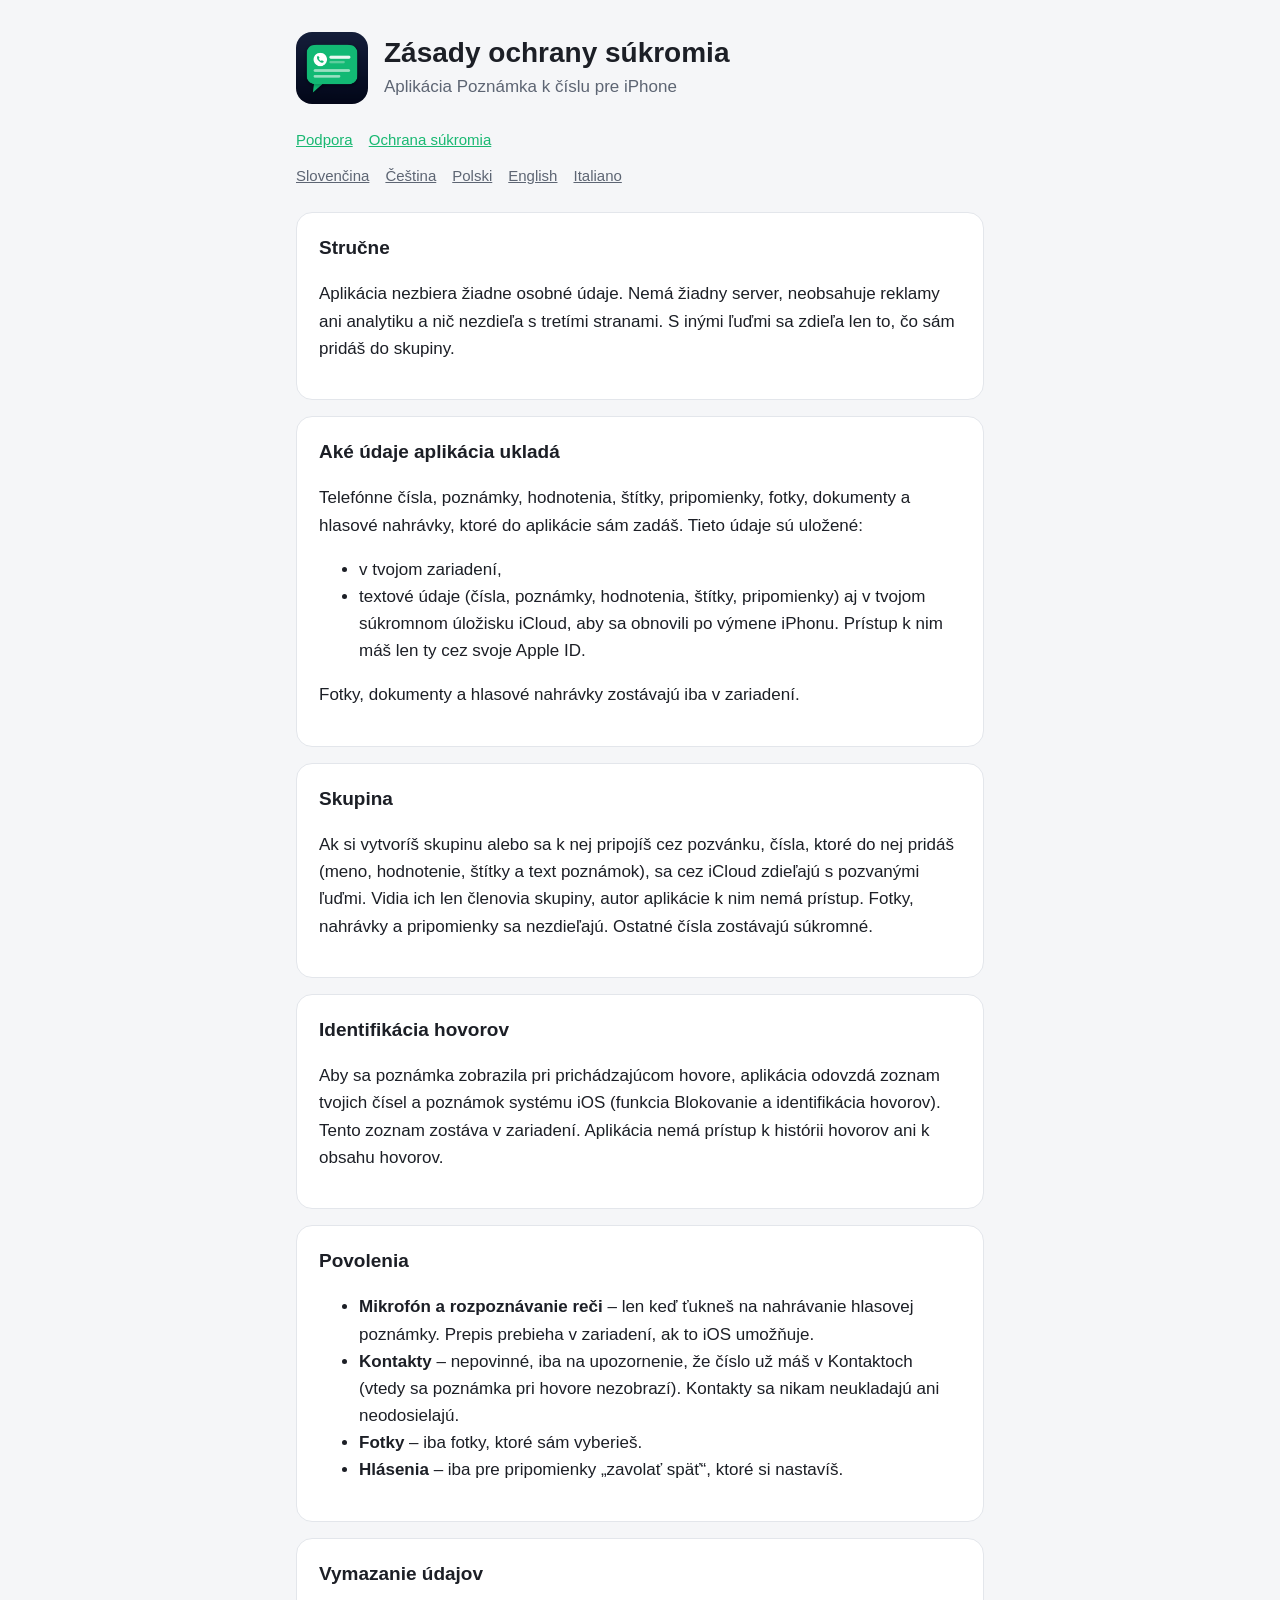
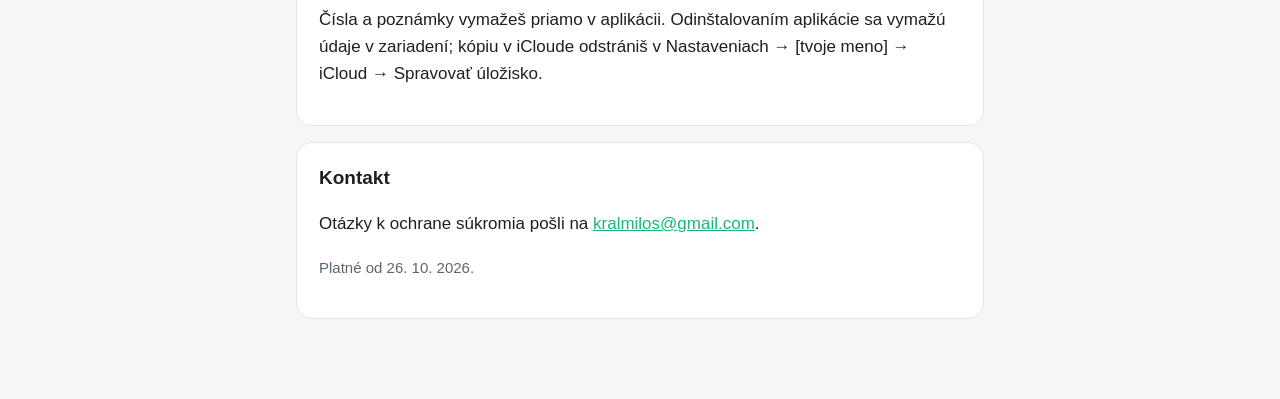
<file: privacy.html>
<!doctype html>
<html lang="sk">
<head>
<meta charset="utf-8">
<meta name="viewport" content="width=device-width, initial-scale=1">
<title>Ochrana súkromia – Poznámka k číslu</title>
<link rel="stylesheet" href="style.css">
</head>
<body>
<main>
  <header>
    <img src="icon.png" alt="">
    <div>
      <h1>Zásady ochrany súkromia</h1>
      <p>Aplikácia Poznámka k číslu pre iPhone</p>
    </div>
  </header>
  <nav><a href="index.html">Podpora</a><a href="privacy.html">Ochrana súkromia</a></nav>
  <nav class="langs"><a href="">Slovenčina</a> <a href="cs/">Čeština</a> <a href="pl/">Polski</a> <a href="en/">English</a> <a href="it/">Italiano</a></nav>
  <section><h2>Stručne</h2><p>Aplikácia nezbiera žiadne osobné údaje. Nemá žiadny server, neobsahuje reklamy ani analytiku a nič nezdieľa s tretími stranami. S inými ľuďmi sa zdieľa len to, čo sám pridáš do skupiny.</p></section><section><h2>Aké údaje aplikácia ukladá</h2><p>Telefónne čísla, poznámky, hodnotenia, štítky, pripomienky, fotky, dokumenty a hlasové nahrávky, ktoré do aplikácie sám zadáš. Tieto údaje sú uložené:</p><ul><li>v tvojom zariadení,</li><li>textové údaje (čísla, poznámky, hodnotenia, štítky, pripomienky) aj v tvojom súkromnom úložisku iCloud, aby sa obnovili po výmene iPhonu. Prístup k nim máš len ty cez svoje Apple ID.</li></ul><p>Fotky, dokumenty a hlasové nahrávky zostávajú iba v zariadení.</p></section><section><h2>Skupina</h2><p>Ak si vytvoríš skupinu alebo sa k nej pripojíš cez pozvánku, čísla, ktoré do nej pridáš (meno, hodnotenie, štítky a text poznámok), sa cez iCloud zdieľajú s pozvanými ľuďmi. Vidia ich len členovia skupiny, autor aplikácie k nim nemá prístup. Fotky, nahrávky a pripomienky sa nezdieľajú. Ostatné čísla zostávajú súkromné.</p></section><section><h2>Identifikácia hovorov</h2><p>Aby sa poznámka zobrazila pri prichádzajúcom hovore, aplikácia odovzdá zoznam tvojich čísel a poznámok systému iOS (funkcia Blokovanie a identifikácia hovorov). Tento zoznam zostáva v zariadení. Aplikácia nemá prístup k histórii hovorov ani k obsahu hovorov.</p></section><section><h2>Povolenia</h2><ul><li><strong>Mikrofón a rozpoznávanie reči</strong> – len keď ťukneš na nahrávanie hlasovej poznámky. Prepis prebieha v zariadení, ak to iOS umožňuje.</li><li><strong>Kontakty</strong> – nepovinné, iba na upozornenie, že číslo už máš v Kontaktoch (vtedy sa poznámka pri hovore nezobrazí). Kontakty sa nikam neukladajú ani neodosielajú.</li><li><strong>Fotky</strong> – iba fotky, ktoré sám vyberieš.</li><li><strong>Hlásenia</strong> – iba pre pripomienky „zavolať späť“, ktoré si nastavíš.</li></ul></section><section><h2>Vymazanie údajov</h2><p>Čísla a poznámky vymažeš priamo v aplikácii. Odinštalovaním aplikácie sa vymažú údaje v zariadení; kópiu v iCloude odstrániš v Nastaveniach → [tvoje meno] → iCloud → Spravovať úložisko.</p></section><section><h2>Kontakt</h2><p>Otázky k ochrane súkromia pošli na <a href="mailto:kralmilos@gmail.com">kralmilos@gmail.com</a>.</p><p><span class="muted">Platné od 26. 10. 2026.</span></p></section>
</main>
</body>
</html>
</file>
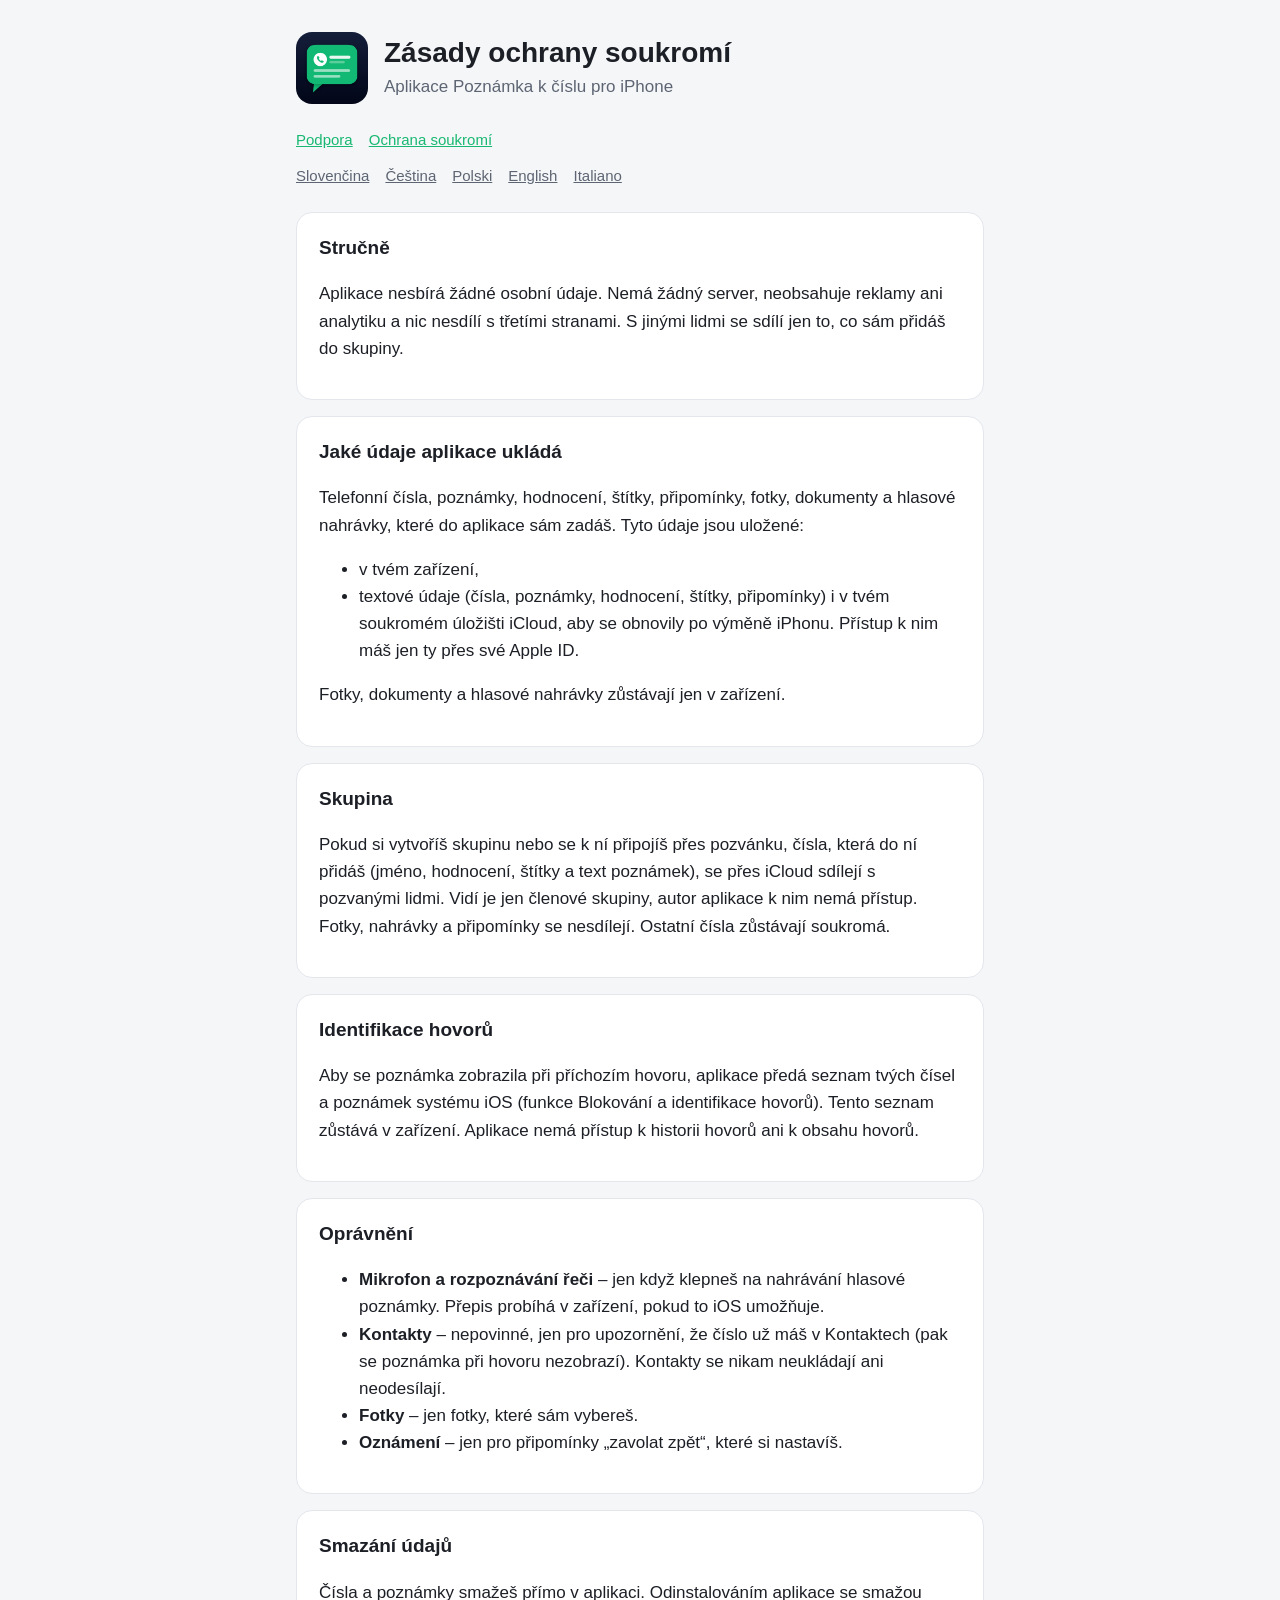
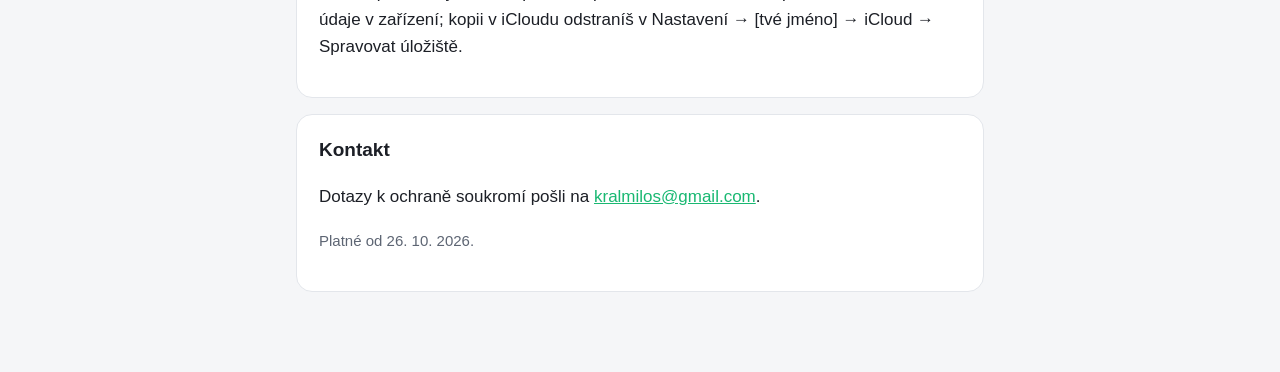
<file: cs/privacy.html>
<!doctype html>
<html lang="cs">
<head>
<meta charset="utf-8">
<meta name="viewport" content="width=device-width, initial-scale=1">
<title>Ochrana soukromí – Poznámka k číslu</title>
<link rel="stylesheet" href="../style.css">
</head>
<body>
<main>
  <header>
    <img src="../icon.png" alt="">
    <div>
      <h1>Zásady ochrany soukromí</h1>
      <p>Aplikace Poznámka k číslu pro iPhone</p>
    </div>
  </header>
  <nav><a href="index.html">Podpora</a><a href="privacy.html">Ochrana soukromí</a></nav>
  <nav class="langs"><a href="../">Slovenčina</a> <a href="../cs/">Čeština</a> <a href="../pl/">Polski</a> <a href="../en/">English</a> <a href="../it/">Italiano</a></nav>
  <section><h2>Stručně</h2><p>Aplikace nesbírá žádné osobní údaje. Nemá žádný server, neobsahuje reklamy ani analytiku a nic nesdílí s třetími stranami. S jinými lidmi se sdílí jen to, co sám přidáš do skupiny.</p></section><section><h2>Jaké údaje aplikace ukládá</h2><p>Telefonní čísla, poznámky, hodnocení, štítky, připomínky, fotky, dokumenty a hlasové nahrávky, které do aplikace sám zadáš. Tyto údaje jsou uložené:</p><ul><li>v tvém zařízení,</li><li>textové údaje (čísla, poznámky, hodnocení, štítky, připomínky) i v tvém soukromém úložišti iCloud, aby se obnovily po výměně iPhonu. Přístup k nim máš jen ty přes své Apple ID.</li></ul><p>Fotky, dokumenty a hlasové nahrávky zůstávají jen v zařízení.</p></section><section><h2>Skupina</h2><p>Pokud si vytvoříš skupinu nebo se k ní připojíš přes pozvánku, čísla, která do ní přidáš (jméno, hodnocení, štítky a text poznámek), se přes iCloud sdílejí s pozvanými lidmi. Vidí je jen členové skupiny, autor aplikace k nim nemá přístup. Fotky, nahrávky a připomínky se nesdílejí. Ostatní čísla zůstávají soukromá.</p></section><section><h2>Identifikace hovorů</h2><p>Aby se poznámka zobrazila při příchozím hovoru, aplikace předá seznam tvých čísel a poznámek systému iOS (funkce Blokování a identifikace hovorů). Tento seznam zůstává v zařízení. Aplikace nemá přístup k historii hovorů ani k obsahu hovorů.</p></section><section><h2>Oprávnění</h2><ul><li><strong>Mikrofon a rozpoznávání řeči</strong> – jen když klepneš na nahrávání hlasové poznámky. Přepis probíhá v zařízení, pokud to iOS umožňuje.</li><li><strong>Kontakty</strong> – nepovinné, jen pro upozornění, že číslo už máš v Kontaktech (pak se poznámka při hovoru nezobrazí). Kontakty se nikam neukládají ani neodesílají.</li><li><strong>Fotky</strong> – jen fotky, které sám vybereš.</li><li><strong>Oznámení</strong> – jen pro připomínky „zavolat zpět“, které si nastavíš.</li></ul></section><section><h2>Smazání údajů</h2><p>Čísla a poznámky smažeš přímo v aplikaci. Odinstalováním aplikace se smažou údaje v zařízení; kopii v iCloudu odstraníš v Nastavení → [tvé jméno] → iCloud → Spravovat úložiště.</p></section><section><h2>Kontakt</h2><p>Dotazy k ochraně soukromí pošli na <a href="mailto:kralmilos@gmail.com">kralmilos@gmail.com</a>.</p><p><span class="muted">Platné od 26. 10. 2026.</span></p></section>
</main>
</body>
</html>
</file>
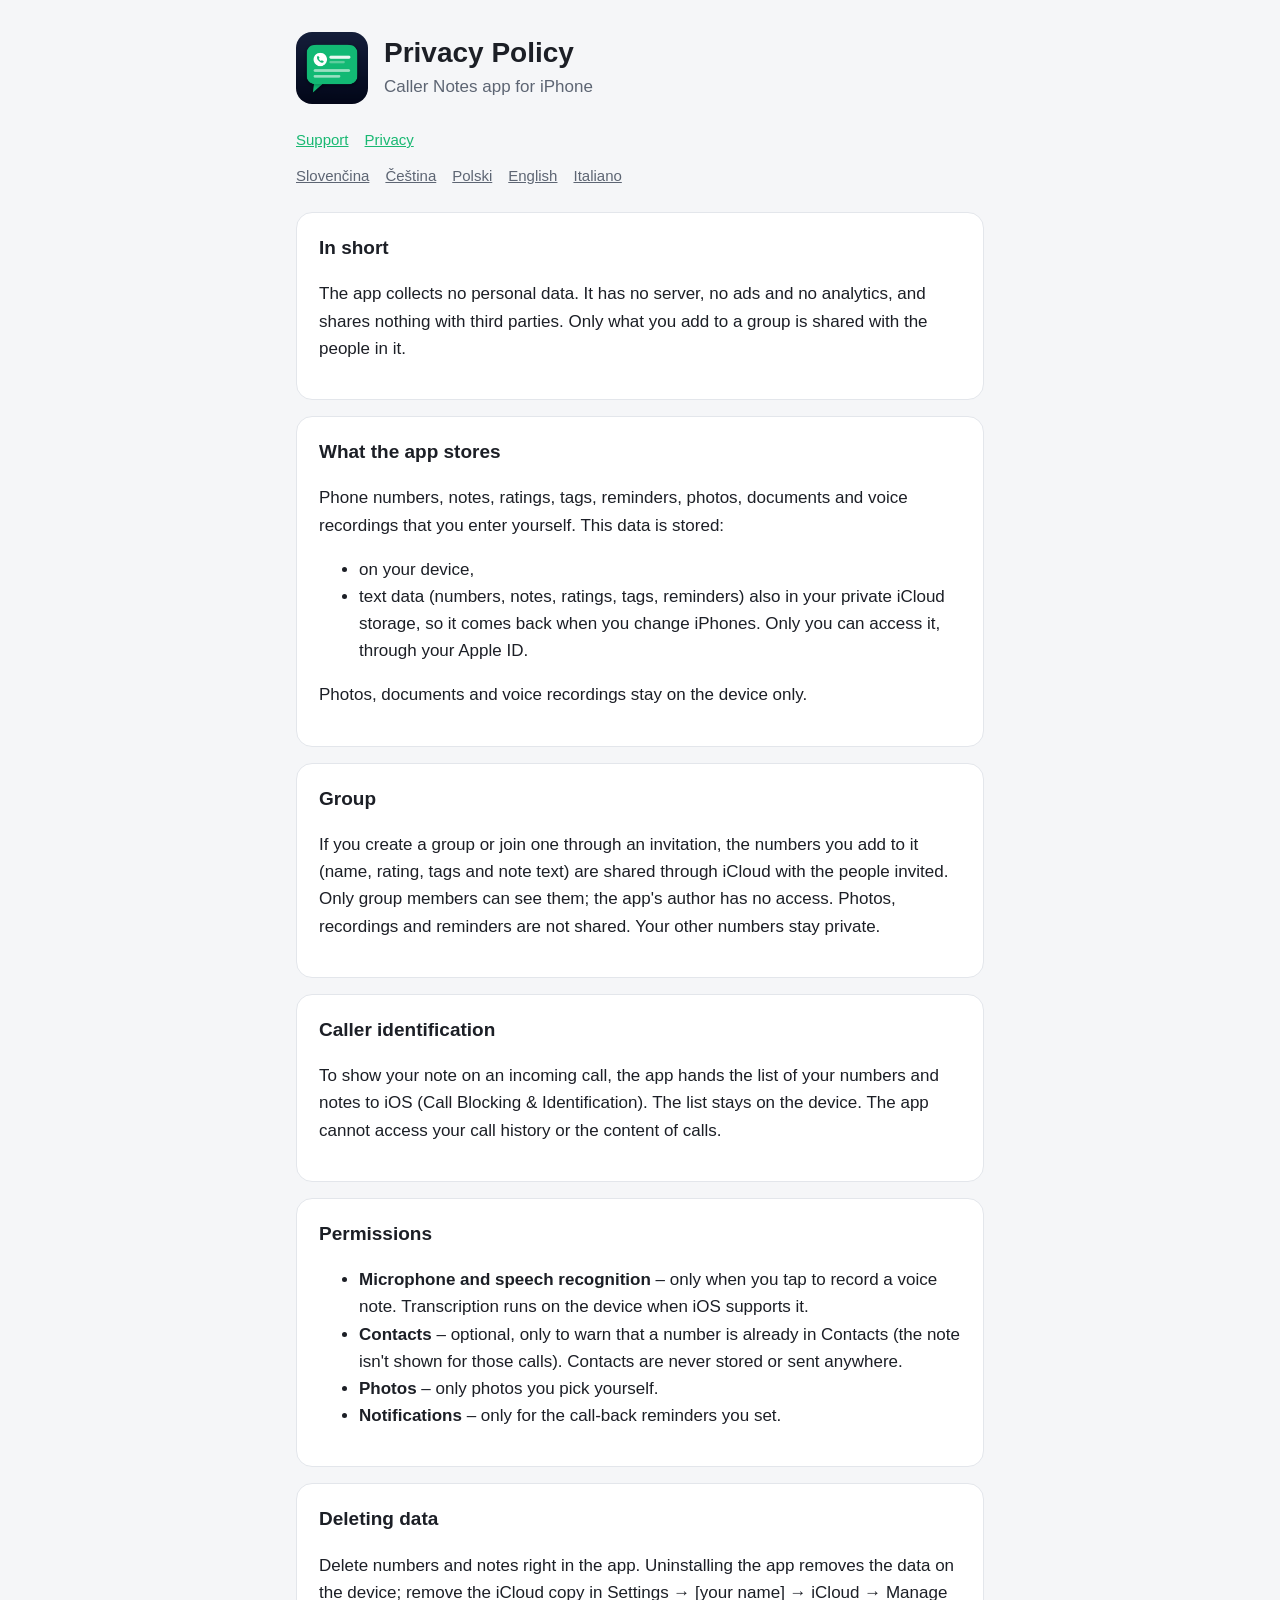
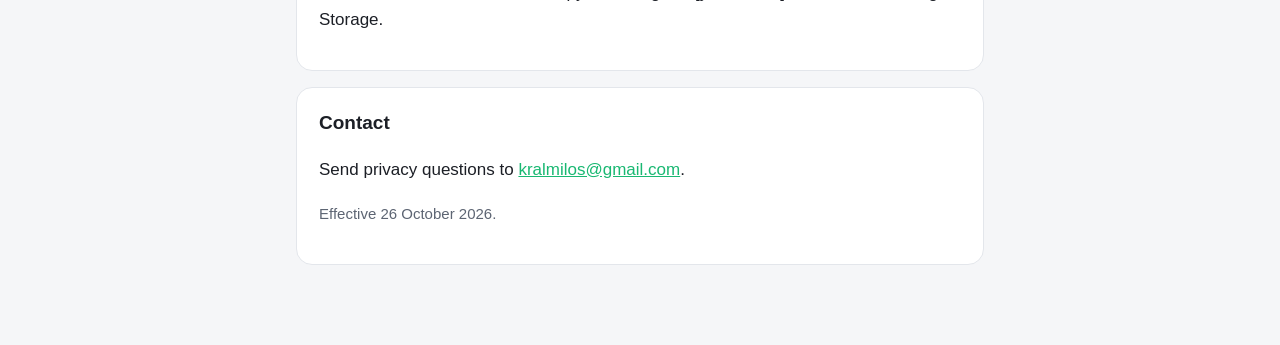
<file: en/privacy.html>
<!doctype html>
<html lang="en">
<head>
<meta charset="utf-8">
<meta name="viewport" content="width=device-width, initial-scale=1">
<title>Privacy – Caller Notes</title>
<link rel="stylesheet" href="../style.css">
</head>
<body>
<main>
  <header>
    <img src="../icon.png" alt="">
    <div>
      <h1>Privacy Policy</h1>
      <p>Caller Notes app for iPhone</p>
    </div>
  </header>
  <nav><a href="index.html">Support</a><a href="privacy.html">Privacy</a></nav>
  <nav class="langs"><a href="../">Slovenčina</a> <a href="../cs/">Čeština</a> <a href="../pl/">Polski</a> <a href="../en/">English</a> <a href="../it/">Italiano</a></nav>
  <section><h2>In short</h2><p>The app collects no personal data. It has no server, no ads and no analytics, and shares nothing with third parties. Only what you add to a group is shared with the people in it.</p></section><section><h2>What the app stores</h2><p>Phone numbers, notes, ratings, tags, reminders, photos, documents and voice recordings that you enter yourself. This data is stored:</p><ul><li>on your device,</li><li>text data (numbers, notes, ratings, tags, reminders) also in your private iCloud storage, so it comes back when you change iPhones. Only you can access it, through your Apple ID.</li></ul><p>Photos, documents and voice recordings stay on the device only.</p></section><section><h2>Group</h2><p>If you create a group or join one through an invitation, the numbers you add to it (name, rating, tags and note text) are shared through iCloud with the people invited. Only group members can see them; the app's author has no access. Photos, recordings and reminders are not shared. Your other numbers stay private.</p></section><section><h2>Caller identification</h2><p>To show your note on an incoming call, the app hands the list of your numbers and notes to iOS (Call Blocking & Identification). The list stays on the device. The app cannot access your call history or the content of calls.</p></section><section><h2>Permissions</h2><ul><li><strong>Microphone and speech recognition</strong> – only when you tap to record a voice note. Transcription runs on the device when iOS supports it.</li><li><strong>Contacts</strong> – optional, only to warn that a number is already in Contacts (the note isn't shown for those calls). Contacts are never stored or sent anywhere.</li><li><strong>Photos</strong> – only photos you pick yourself.</li><li><strong>Notifications</strong> – only for the call-back reminders you set.</li></ul></section><section><h2>Deleting data</h2><p>Delete numbers and notes right in the app. Uninstalling the app removes the data on the device; remove the iCloud copy in Settings → [your name] → iCloud → Manage Storage.</p></section><section><h2>Contact</h2><p>Send privacy questions to <a href="mailto:kralmilos@gmail.com">kralmilos@gmail.com</a>.</p><p><span class="muted">Effective 26 October 2026.</span></p></section>
</main>
</body>
</html>
</file>
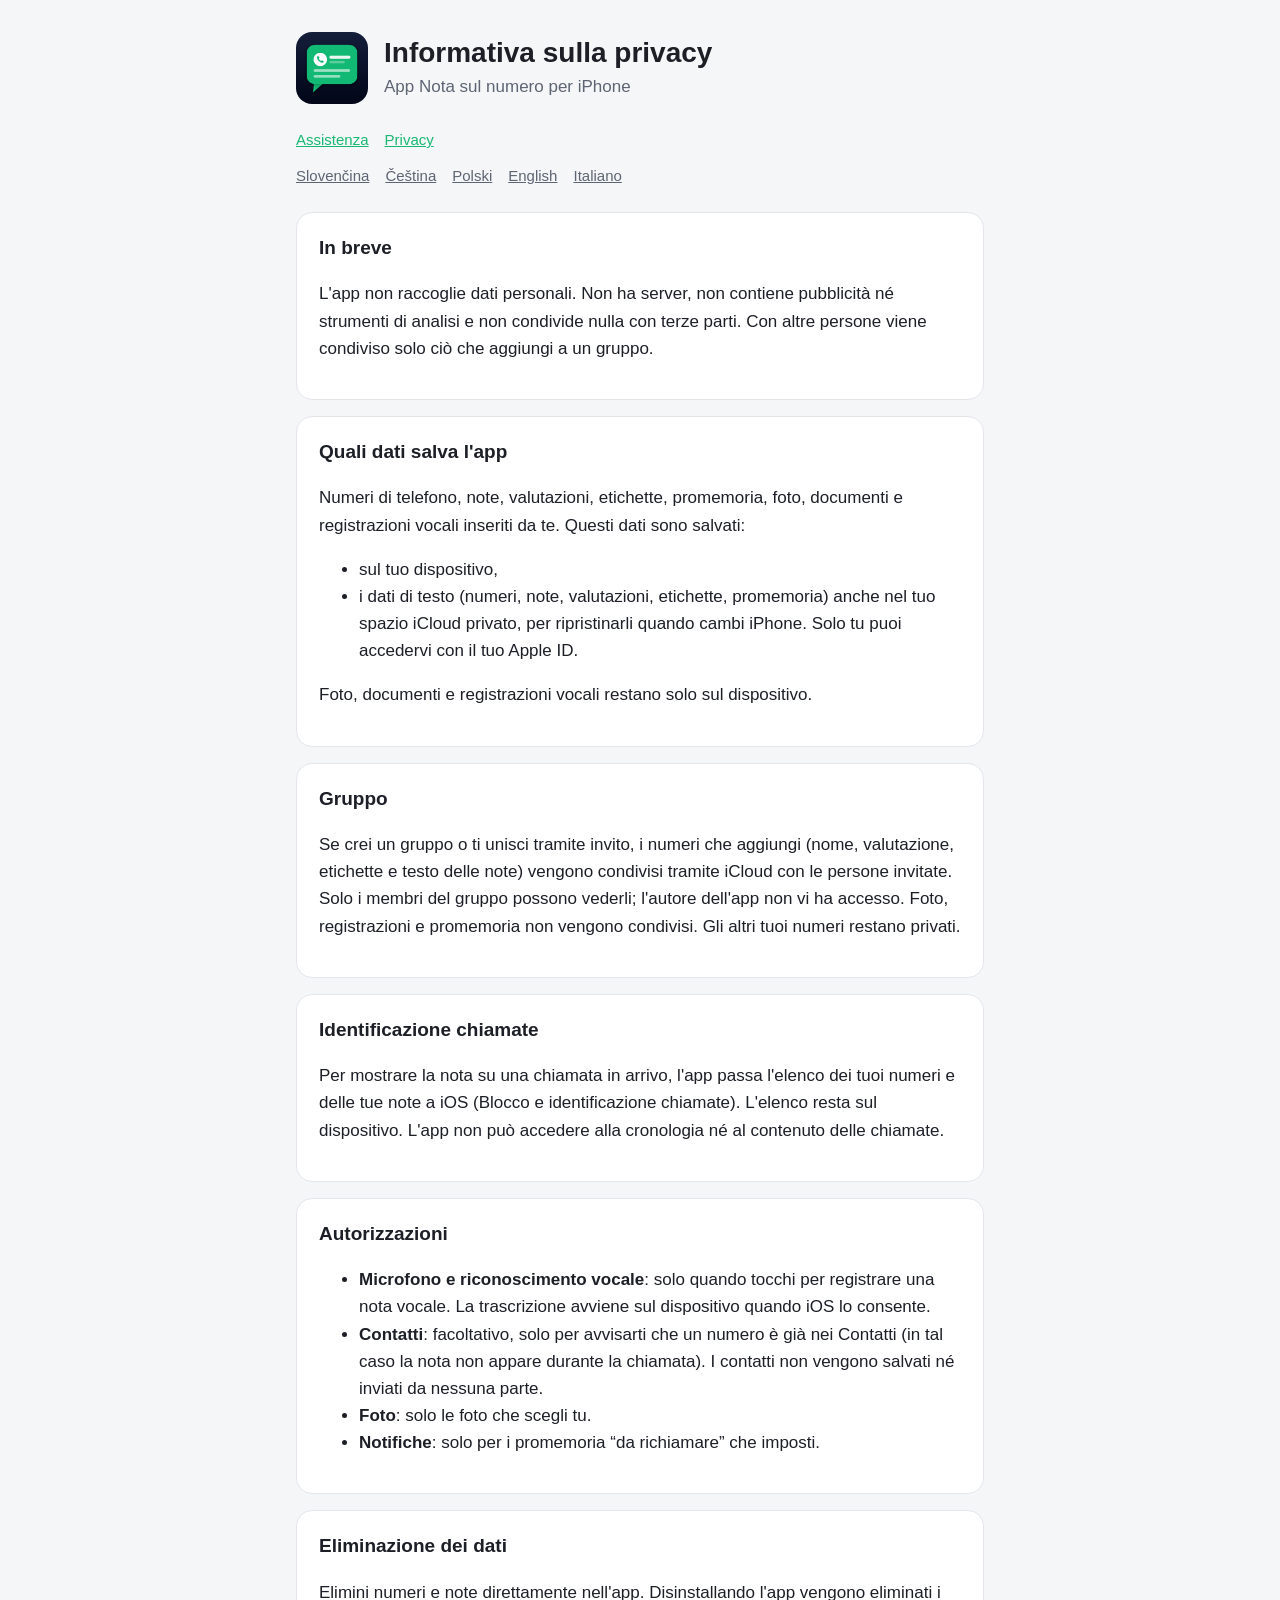
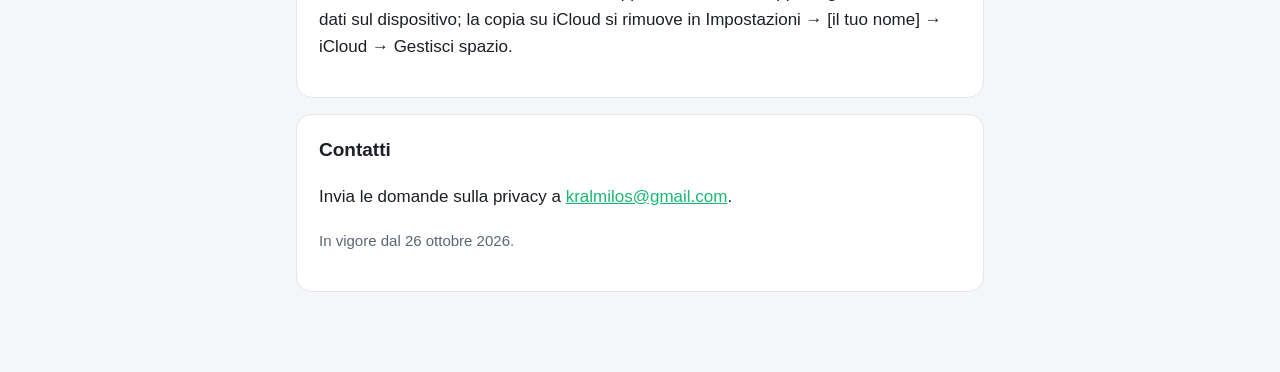
<file: it/privacy.html>
<!doctype html>
<html lang="it">
<head>
<meta charset="utf-8">
<meta name="viewport" content="width=device-width, initial-scale=1">
<title>Privacy – Nota sul numero</title>
<link rel="stylesheet" href="../style.css">
</head>
<body>
<main>
  <header>
    <img src="../icon.png" alt="">
    <div>
      <h1>Informativa sulla privacy</h1>
      <p>App Nota sul numero per iPhone</p>
    </div>
  </header>
  <nav><a href="index.html">Assistenza</a><a href="privacy.html">Privacy</a></nav>
  <nav class="langs"><a href="../">Slovenčina</a> <a href="../cs/">Čeština</a> <a href="../pl/">Polski</a> <a href="../en/">English</a> <a href="../it/">Italiano</a></nav>
  <section><h2>In breve</h2><p>L'app non raccoglie dati personali. Non ha server, non contiene pubblicità né strumenti di analisi e non condivide nulla con terze parti. Con altre persone viene condiviso solo ciò che aggiungi a un gruppo.</p></section><section><h2>Quali dati salva l'app</h2><p>Numeri di telefono, note, valutazioni, etichette, promemoria, foto, documenti e registrazioni vocali inseriti da te. Questi dati sono salvati:</p><ul><li>sul tuo dispositivo,</li><li>i dati di testo (numeri, note, valutazioni, etichette, promemoria) anche nel tuo spazio iCloud privato, per ripristinarli quando cambi iPhone. Solo tu puoi accedervi con il tuo Apple ID.</li></ul><p>Foto, documenti e registrazioni vocali restano solo sul dispositivo.</p></section><section><h2>Gruppo</h2><p>Se crei un gruppo o ti unisci tramite invito, i numeri che aggiungi (nome, valutazione, etichette e testo delle note) vengono condivisi tramite iCloud con le persone invitate. Solo i membri del gruppo possono vederli; l'autore dell'app non vi ha accesso. Foto, registrazioni e promemoria non vengono condivisi. Gli altri tuoi numeri restano privati.</p></section><section><h2>Identificazione chiamate</h2><p>Per mostrare la nota su una chiamata in arrivo, l'app passa l'elenco dei tuoi numeri e delle tue note a iOS (Blocco e identificazione chiamate). L'elenco resta sul dispositivo. L'app non può accedere alla cronologia né al contenuto delle chiamate.</p></section><section><h2>Autorizzazioni</h2><ul><li><strong>Microfono e riconoscimento vocale</strong>: solo quando tocchi per registrare una nota vocale. La trascrizione avviene sul dispositivo quando iOS lo consente.</li><li><strong>Contatti</strong>: facoltativo, solo per avvisarti che un numero è già nei Contatti (in tal caso la nota non appare durante la chiamata). I contatti non vengono salvati né inviati da nessuna parte.</li><li><strong>Foto</strong>: solo le foto che scegli tu.</li><li><strong>Notifiche</strong>: solo per i promemoria “da richiamare” che imposti.</li></ul></section><section><h2>Eliminazione dei dati</h2><p>Elimini numeri e note direttamente nell'app. Disinstallando l'app vengono eliminati i dati sul dispositivo; la copia su iCloud si rimuove in Impostazioni → [il tuo nome] → iCloud → Gestisci spazio.</p></section><section><h2>Contatti</h2><p>Invia le domande sulla privacy a <a href="mailto:kralmilos@gmail.com">kralmilos@gmail.com</a>.</p><p><span class="muted">In vigore dal 26 ottobre 2026.</span></p></section>
</main>
</body>
</html>
</file>
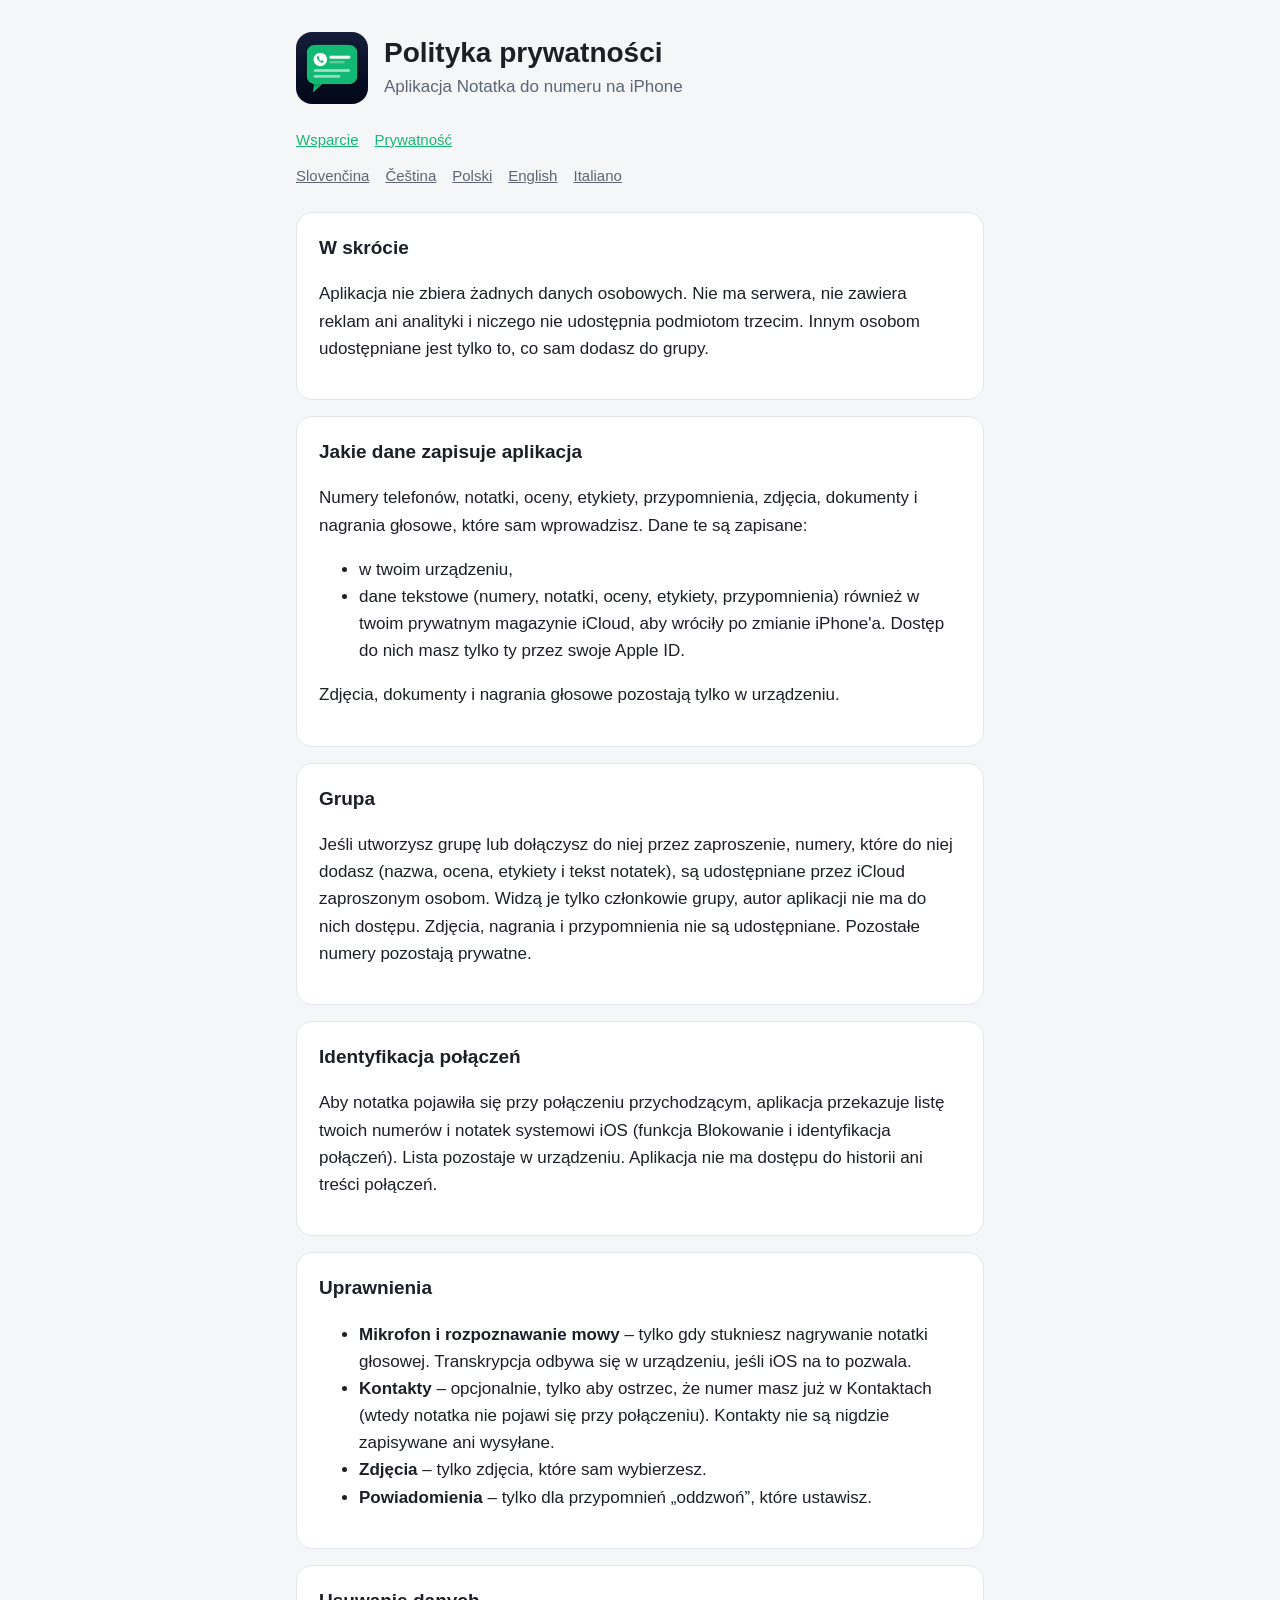
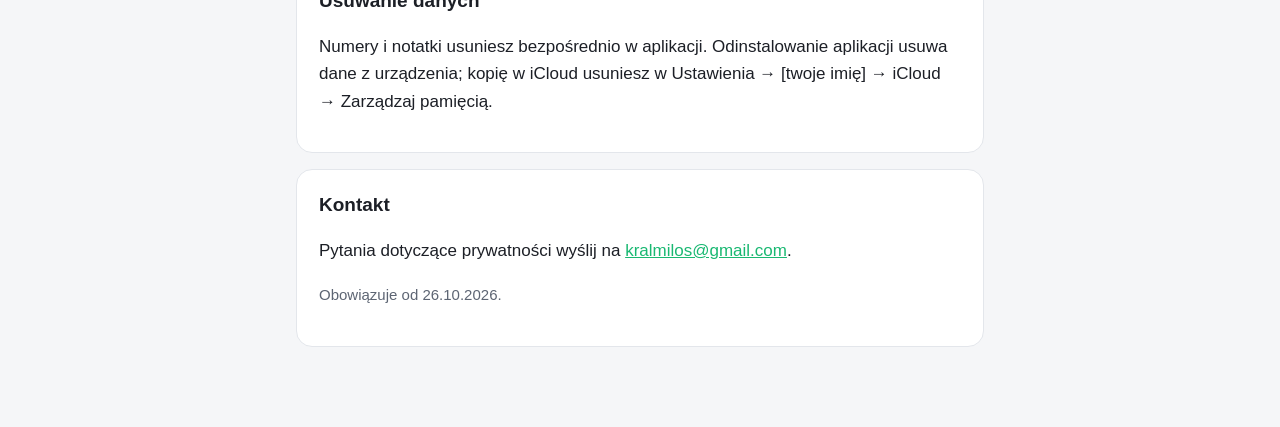
<file: pl/privacy.html>
<!doctype html>
<html lang="pl">
<head>
<meta charset="utf-8">
<meta name="viewport" content="width=device-width, initial-scale=1">
<title>Prywatność – Notatka do numeru</title>
<link rel="stylesheet" href="../style.css">
</head>
<body>
<main>
  <header>
    <img src="../icon.png" alt="">
    <div>
      <h1>Polityka prywatności</h1>
      <p>Aplikacja Notatka do numeru na iPhone</p>
    </div>
  </header>
  <nav><a href="index.html">Wsparcie</a><a href="privacy.html">Prywatność</a></nav>
  <nav class="langs"><a href="../">Slovenčina</a> <a href="../cs/">Čeština</a> <a href="../pl/">Polski</a> <a href="../en/">English</a> <a href="../it/">Italiano</a></nav>
  <section><h2>W skrócie</h2><p>Aplikacja nie zbiera żadnych danych osobowych. Nie ma serwera, nie zawiera reklam ani analityki i niczego nie udostępnia podmiotom trzecim. Innym osobom udostępniane jest tylko to, co sam dodasz do grupy.</p></section><section><h2>Jakie dane zapisuje aplikacja</h2><p>Numery telefonów, notatki, oceny, etykiety, przypomnienia, zdjęcia, dokumenty i nagrania głosowe, które sam wprowadzisz. Dane te są zapisane:</p><ul><li>w twoim urządzeniu,</li><li>dane tekstowe (numery, notatki, oceny, etykiety, przypomnienia) również w twoim prywatnym magazynie iCloud, aby wróciły po zmianie iPhone'a. Dostęp do nich masz tylko ty przez swoje Apple ID.</li></ul><p>Zdjęcia, dokumenty i nagrania głosowe pozostają tylko w urządzeniu.</p></section><section><h2>Grupa</h2><p>Jeśli utworzysz grupę lub dołączysz do niej przez zaproszenie, numery, które do niej dodasz (nazwa, ocena, etykiety i tekst notatek), są udostępniane przez iCloud zaproszonym osobom. Widzą je tylko członkowie grupy, autor aplikacji nie ma do nich dostępu. Zdjęcia, nagrania i przypomnienia nie są udostępniane. Pozostałe numery pozostają prywatne.</p></section><section><h2>Identyfikacja połączeń</h2><p>Aby notatka pojawiła się przy połączeniu przychodzącym, aplikacja przekazuje listę twoich numerów i notatek systemowi iOS (funkcja Blokowanie i identyfikacja połączeń). Lista pozostaje w urządzeniu. Aplikacja nie ma dostępu do historii ani treści połączeń.</p></section><section><h2>Uprawnienia</h2><ul><li><strong>Mikrofon i rozpoznawanie mowy</strong> – tylko gdy stukniesz nagrywanie notatki głosowej. Transkrypcja odbywa się w urządzeniu, jeśli iOS na to pozwala.</li><li><strong>Kontakty</strong> – opcjonalnie, tylko aby ostrzec, że numer masz już w Kontaktach (wtedy notatka nie pojawi się przy połączeniu). Kontakty nie są nigdzie zapisywane ani wysyłane.</li><li><strong>Zdjęcia</strong> – tylko zdjęcia, które sam wybierzesz.</li><li><strong>Powiadomienia</strong> – tylko dla przypomnień „oddzwoń”, które ustawisz.</li></ul></section><section><h2>Usuwanie danych</h2><p>Numery i notatki usuniesz bezpośrednio w aplikacji. Odinstalowanie aplikacji usuwa dane z urządzenia; kopię w iCloud usuniesz w Ustawienia → [twoje imię] → iCloud → Zarządzaj pamięcią.</p></section><section><h2>Kontakt</h2><p>Pytania dotyczące prywatności wyślij na <a href="mailto:kralmilos@gmail.com">kralmilos@gmail.com</a>.</p><p><span class="muted">Obowiązuje od 26.10.2026.</span></p></section>
</main>
</body>
</html>
</file>
<file: style.css>
:root {
  --bg: #f5f6f8;
  --card: #ffffff;
  --text: #1c1f26;
  --muted: #5d6573;
  --accent: #19b872;
  --line: #e3e6eb;
}
@media (prefers-color-scheme: dark) {
  :root {
    --bg: #0e1220;
    --card: #181d2e;
    --text: #eef0f4;
    --muted: #a3abba;
    --line: #2a3047;
  }
}
* { box-sizing: border-box; }
body {
  margin: 0;
  background: var(--bg);
  color: var(--text);
  font: 17px/1.6 -apple-system, BlinkMacSystemFont, "Segoe UI", Roboto, sans-serif;
}
main { max-width: 720px; margin: 0 auto; padding: 32px 16px 64px; }
header { display: flex; align-items: center; gap: 16px; margin-bottom: 24px; }
header img { width: 72px; height: 72px; border-radius: 16px; }
header h1 { margin: 0; font-size: 28px; line-height: 1.2; }
header p { margin: 4px 0 0; color: var(--muted); }
section { background: var(--card); border: 1px solid var(--line); border-radius: 16px; padding: 20px 22px; margin-bottom: 16px; }
h2 { margin: 0 0 8px; font-size: 19px; }
p, li { color: var(--text); }
.muted { color: var(--muted); font-size: 15px; }
a { color: var(--accent); }
nav { display: flex; gap: 16px; margin-bottom: 24px; font-size: 15px; }
.langs { margin-top: -12px; }
.langs a { color: var(--muted); }
</file>
